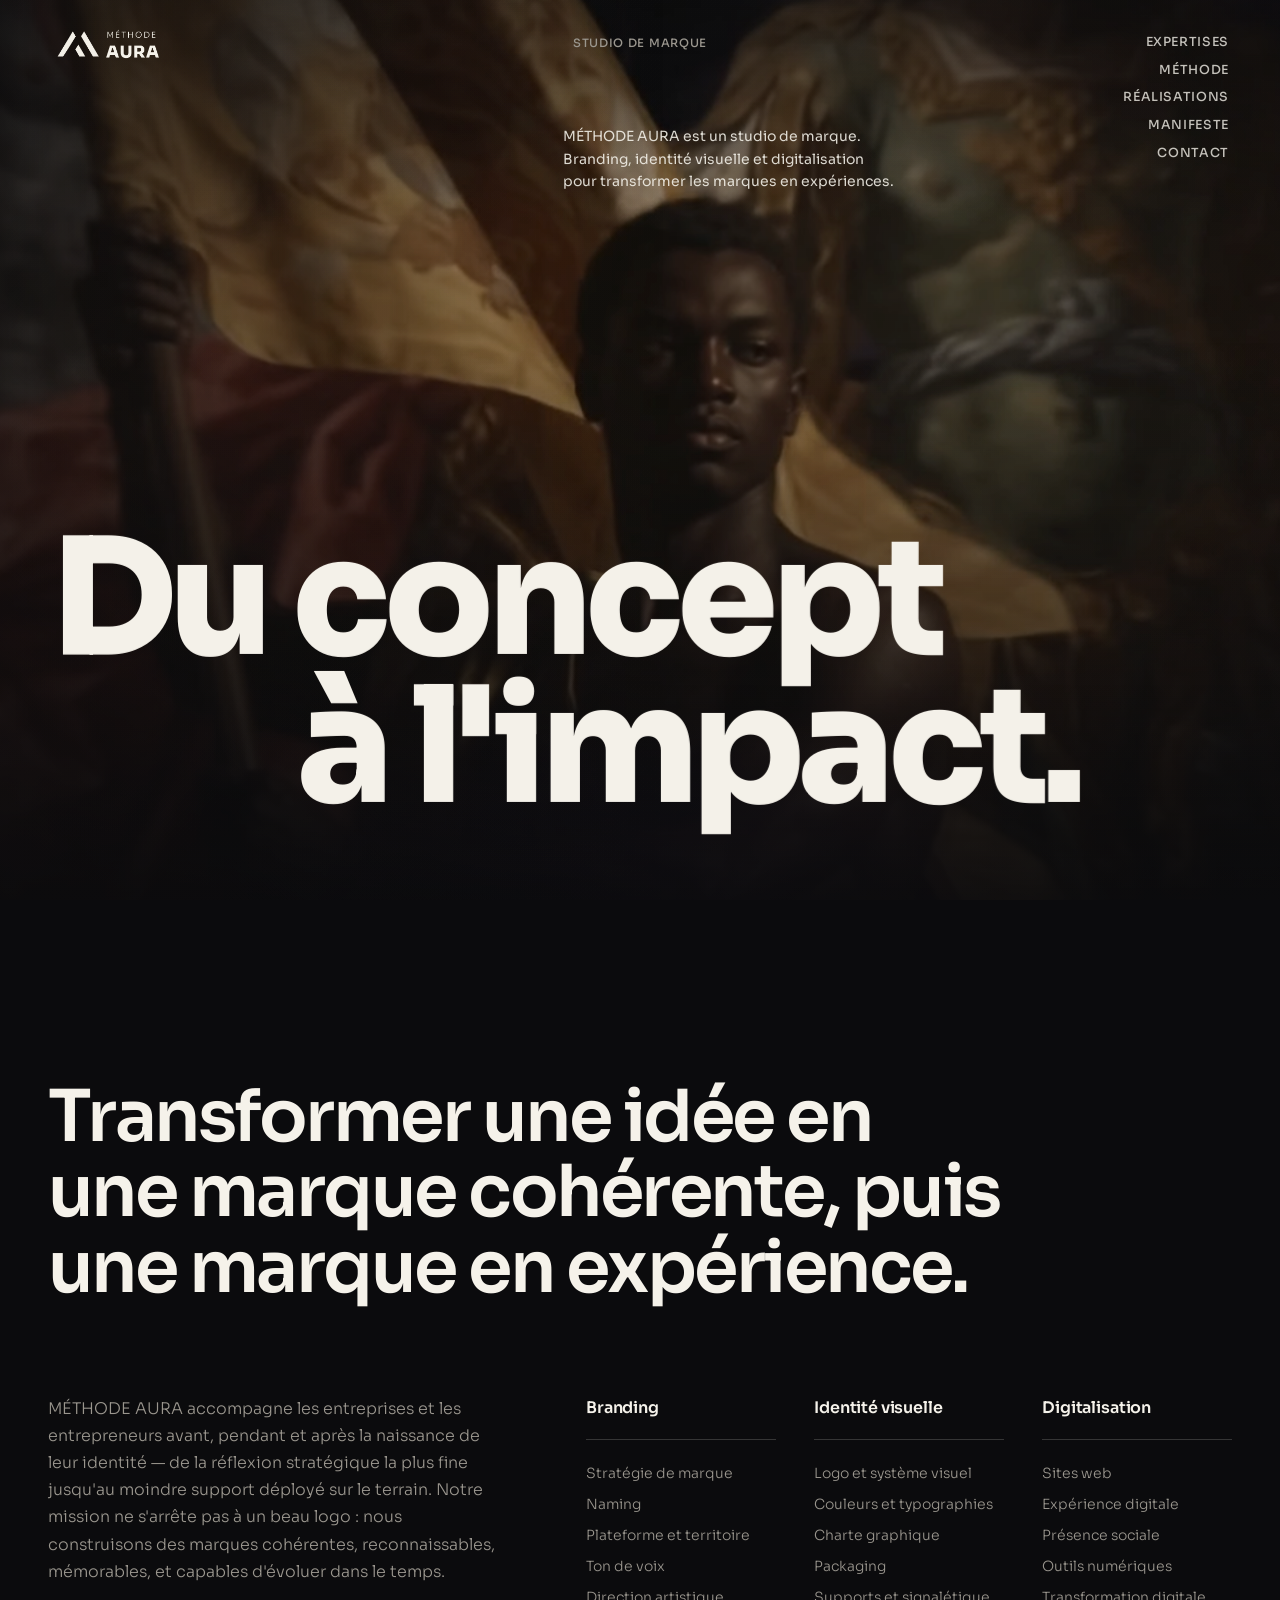
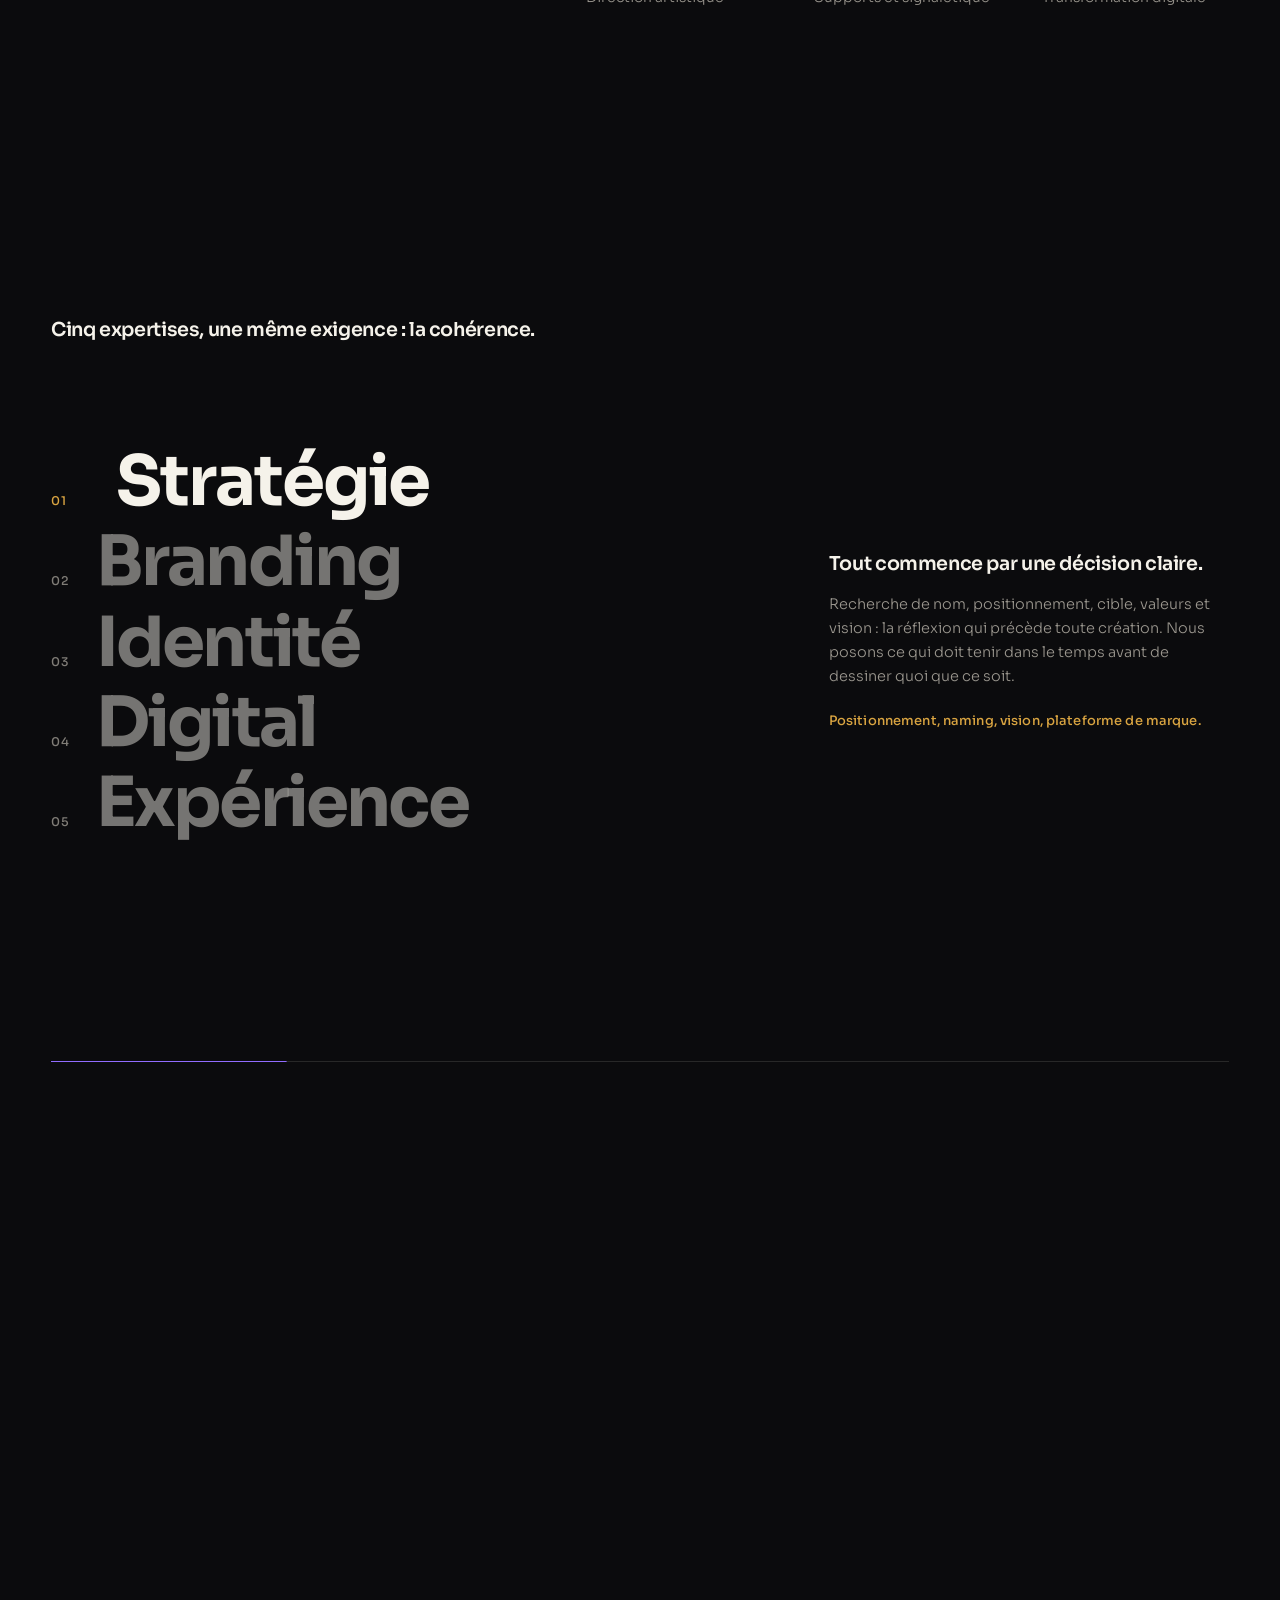
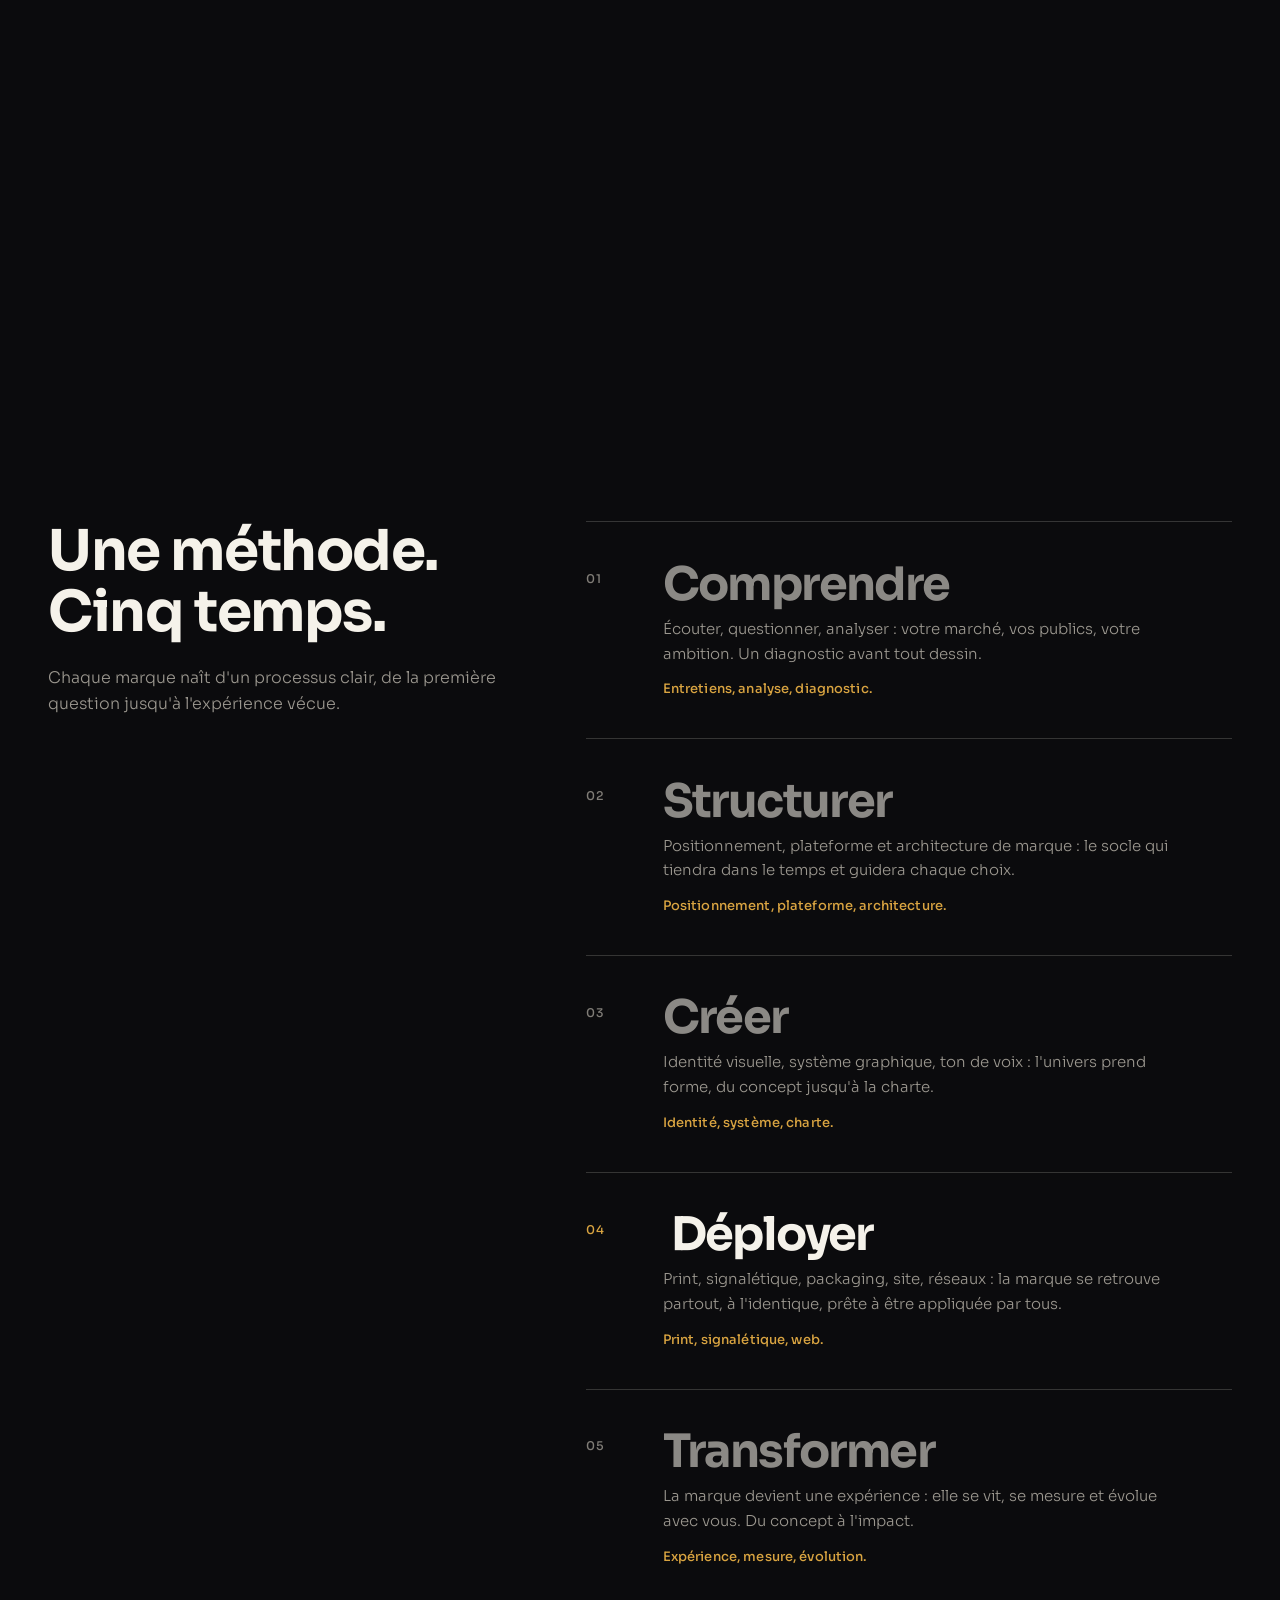
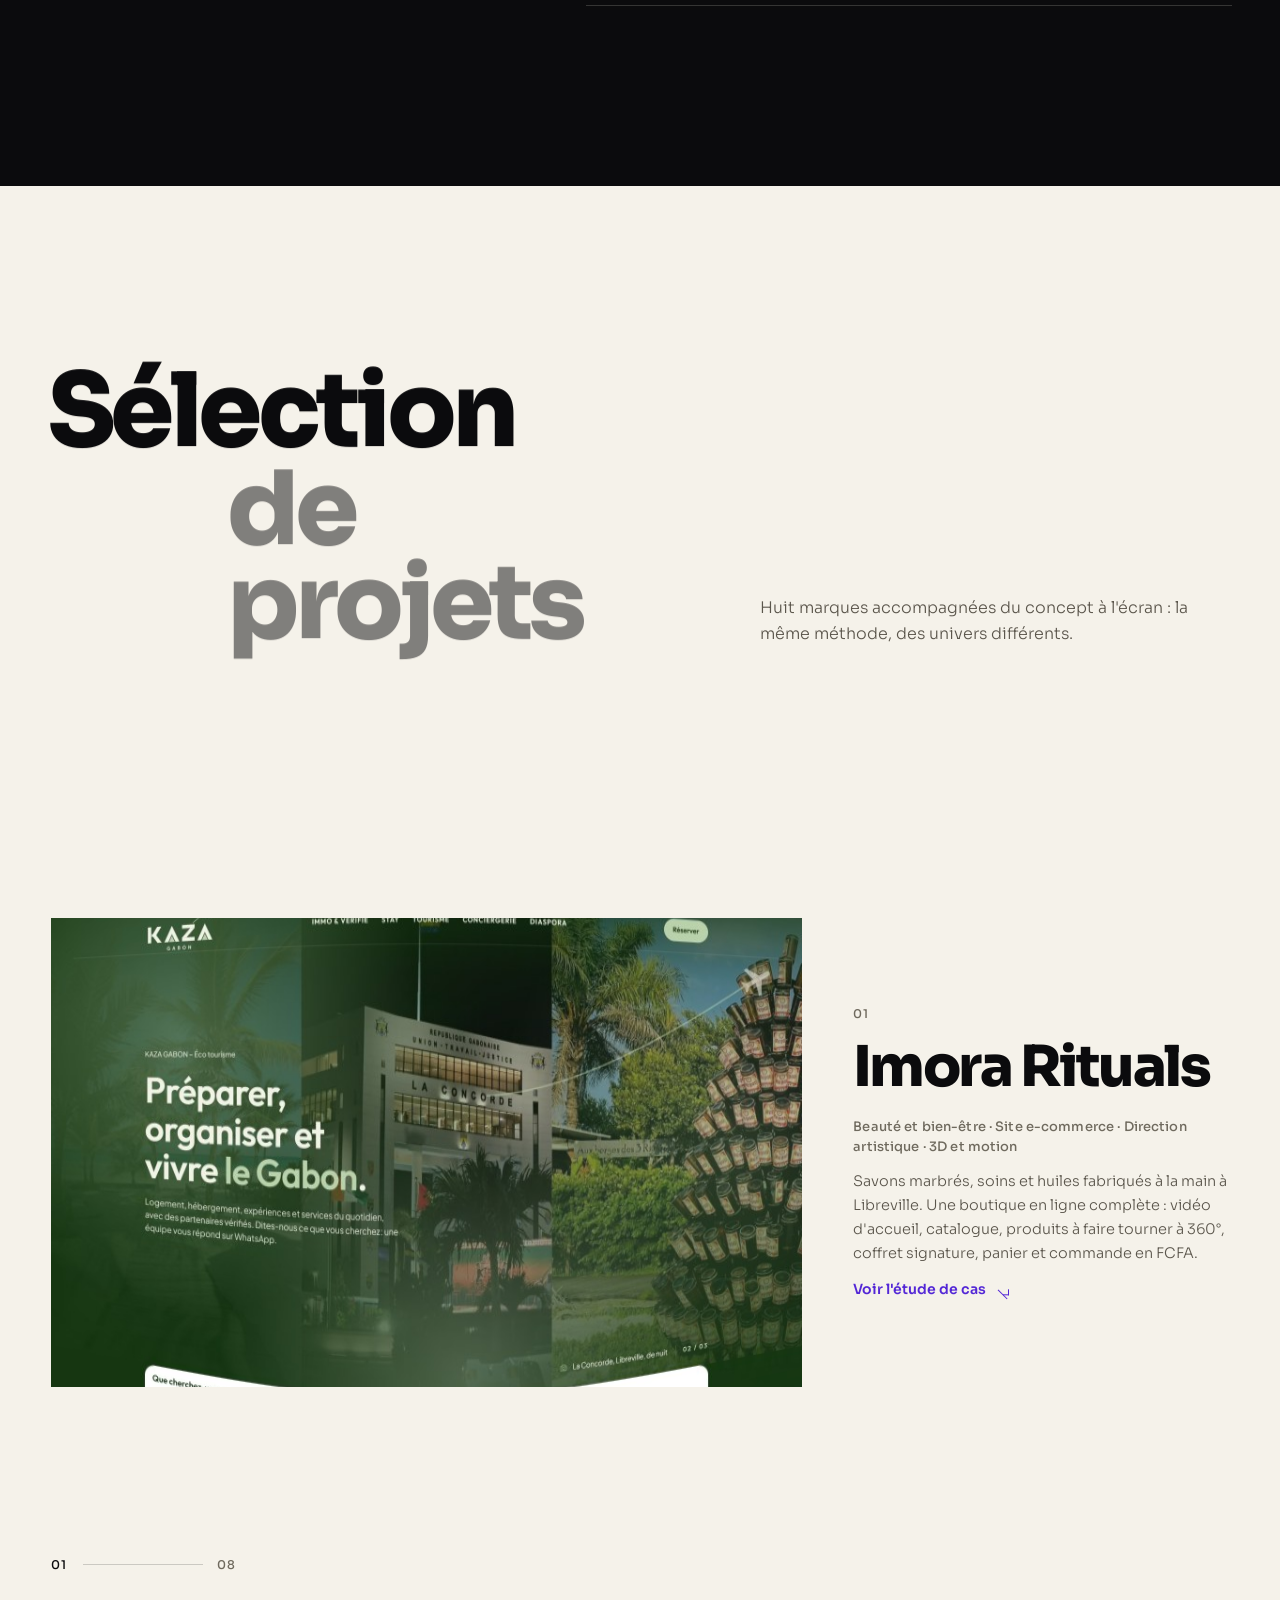
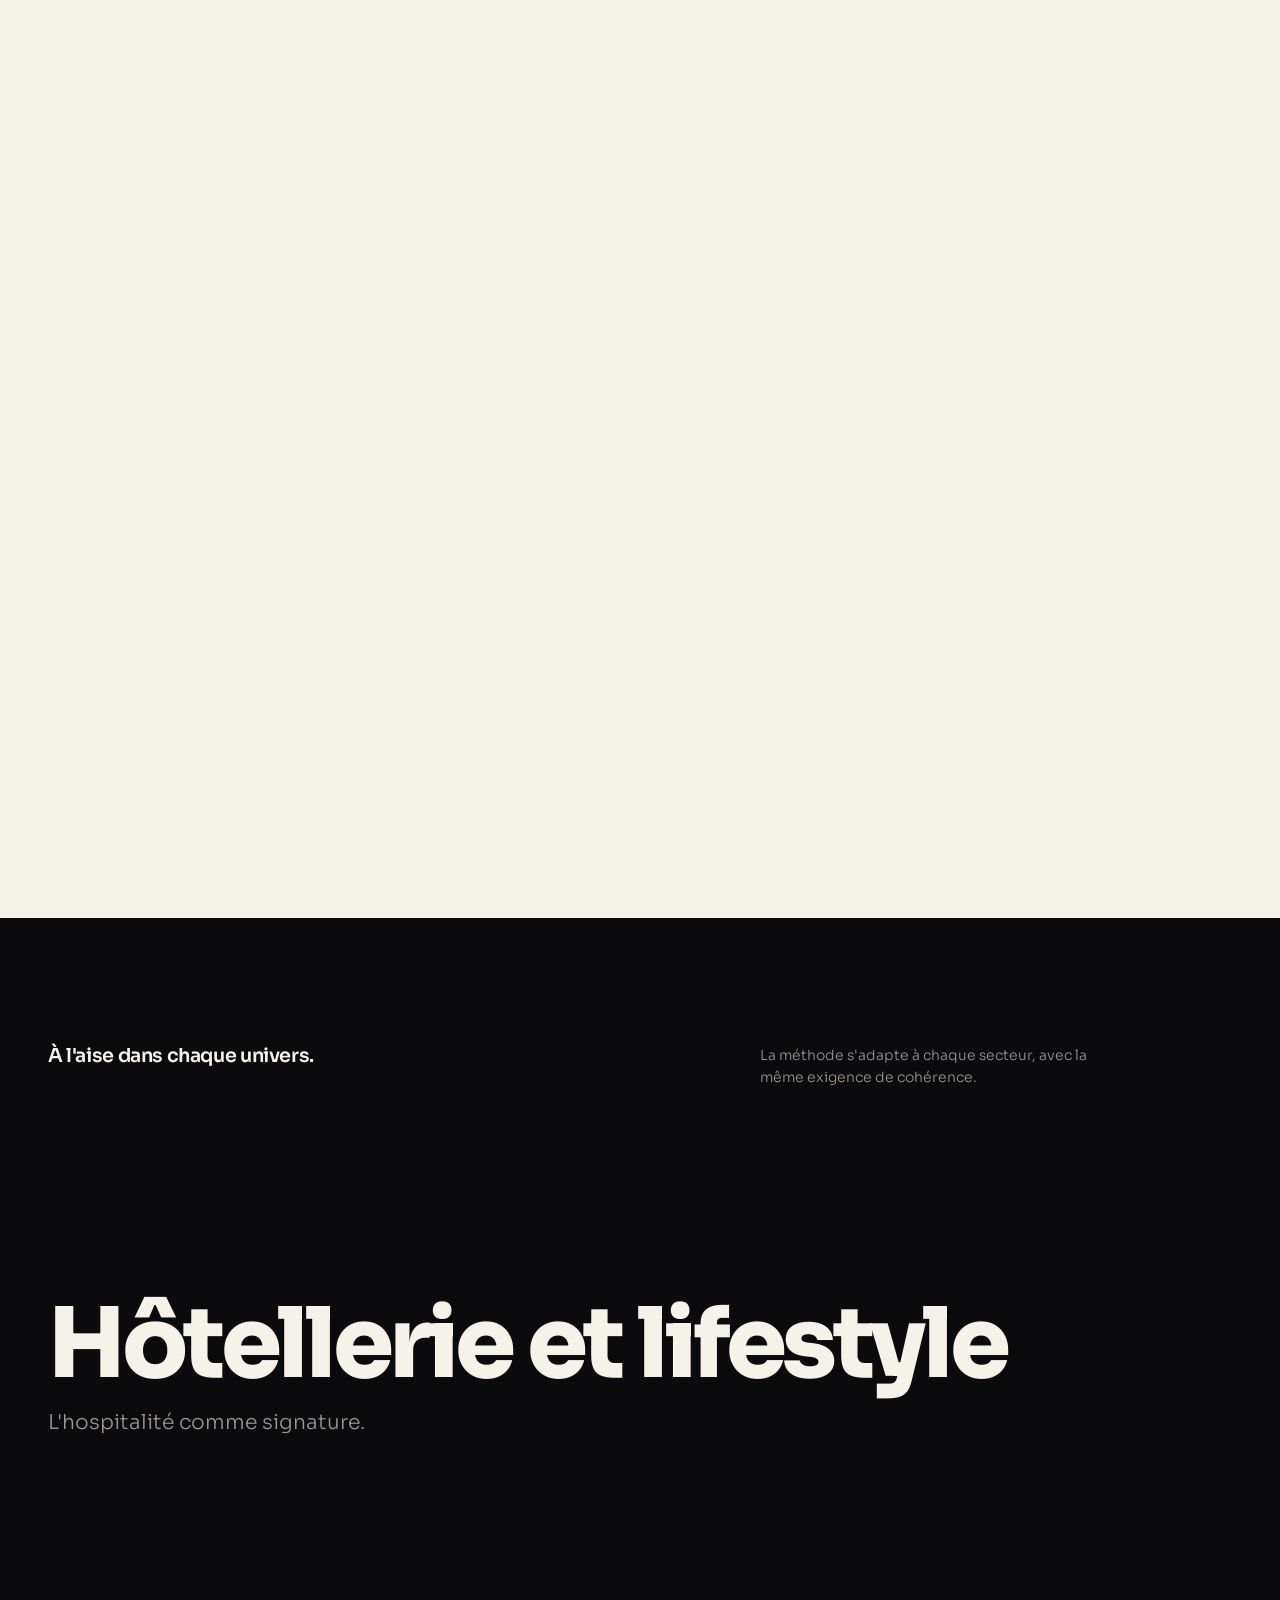
<file: index.html>
<!DOCTYPE html>
<html lang="fr">
<head>
<meta charset="UTF-8">
<meta name="viewport" content="width=device-width, initial-scale=1.0, viewport-fit=cover">
<title>MÉTHODE AURA — Studio de marque · du concept à l'impact</title>
<meta name="description" content="MÉTHODE AURA est un studio de marque. Branding, identité visuelle et digitalisation pour transformer les marques en expériences.">
<meta name="theme-color" content="#0B0B0D">
<link rel="canonical" href="https://methode-aura.onrender.com/">
<meta property="og:type" content="website">
<meta property="og:site_name" content="MÉTHODE AURA">
<meta property="og:title" content="MÉTHODE AURA — Studio de marque · du concept à l'impact">
<meta property="og:description" content="MÉTHODE AURA est un studio de marque. Branding, identité visuelle et digitalisation pour transformer les marques en expériences.">
<meta property="og:url" content="https://methode-aura.onrender.com/">
<meta property="og:image" content="https://methode-aura.onrender.com/assets/fresque-poster.jpg">
<meta property="og:locale" content="fr_FR">
<meta name="twitter:card" content="summary_large_image">
<script type="application/ld+json">{"@context":"https://schema.org","@type":"Organization","name":"MÉTHODE AURA","url":"https://methode-aura.onrender.com/","logo":"https://methode-aura.onrender.com/assets/apple-touch-icon.png","email":"contact@methodeaura.com","slogan":"Du concept à l'impact.","description":"Studio de marque : branding, identité visuelle et digitalisation.","knowsAbout":["Branding","Identité visuelle","Digitalisation"]}</script>
<meta http-equiv="Content-Security-Policy" content="default-src 'self'; script-src 'self'; style-src 'self' 'unsafe-inline'; img-src 'self' data:; font-src 'self' data:; media-src 'self'; connect-src 'self'; object-src 'none'; base-uri 'self'; form-action 'none'; upgrade-insecure-requests">
<meta name="referrer" content="strict-origin-when-cross-origin">
<link rel="icon" href="assets/logomark_white.svg" type="image/svg+xml">
<link rel="icon" href="assets/favicon-32.png" type="image/png" sizes="32x32">
<link rel="apple-touch-icon" href="assets/apple-touch-icon.png">
<link rel="preload" href="assets/fonts/sora-latin.woff2" as="font" type="font/woff2" crossorigin>
<link rel="preload" href="assets/fresque-poster.jpg" as="image">
<link rel="stylesheet" href="css/fonts.css">
<link rel="stylesheet" href="css/tokens.css">
<link rel="stylesheet" href="css/base.css">
<link rel="stylesheet" href="css/components.css">
<link rel="stylesheet" href="css/sections.css">
<link rel="stylesheet" href="css/print.css" media="print">
<script src="js/head.js"></script>
<script defer src="js/vendor/gsap.min.js"></script>
<script defer src="js/vendor/ScrollTrigger.min.js"></script>
<script defer src="js/vendor/lenis.min.js"></script>
<script defer src="js/core.js"></script>
<script defer src="js/app.js"></script>
<script defer src="js/loader.js"></script>
<script defer src="js/liquid.js"></script>
<script defer src="js/marble.js"></script>
<script defer src="js/nav.js"></script>
<script defer src="js/hero.js"></script>
<script defer src="js/services.js"></script>
<script defer src="js/methode.js"></script>
<script defer src="js/works.js"></script>
<script defer src="js/univers.js"></script>
<script defer src="js/manifesto.js"></script>
<script defer src="js/contact.js"></script>
<script defer src="js/boot.js"></script>
</head>
<body>

<svg width="0" height="0" style="position:absolute" aria-hidden="true" focusable="false">
  <defs>
    <!-- Symbole officiel MÉTHODE AURA — tracé vectoriel du kit logo, jamais déformé ni pivoté. -->
    <symbol id="aura-mark" viewBox="0 0 803.685077 491.531334">
      <g transform="translate(-11.314923,502.531334) scale(0.1,-0.1)" fill="currentColor" stroke="none">
        <path class="mark-p1" d="M2964 4857 c-56 -95 -147 -251 -204 -347 -56 -96 -134 -229 -173 -295 -39 -66 -104 -176 -145 -245 -345 -572 -428 -709 -487 -805 -70 -113 -372 -612 -800 -1320 -132 -220 -346 -573 -474 -785 -180 -297 -536 -888 -568 -942 -2 -5 238 -8 534 -7 l538 0 67 102 c293 449 599 924 935 1452 128 201 678 1085 868 1395 76 124 190 308 253 410 64 102 127 205 142 230 15 25 68 112 119 193 80 131 89 151 79 170 -6 12 -56 96 -111 187 -55 91 -121 201 -147 245 -26 44 -91 152 -145 240 -54 88 -115 188 -136 223 -20 35 -39 65 -41 67 -2 2 -49 -73 -104 -168z"/>
        <path class="mark-p2" d="M5206 4913 c-38 -60 -86 -135 -106 -168 -20 -33 -89 -143 -152 -245 -63 -102 -149 -241 -191 -310 -45 -72 -75 -131 -72 -139 3 -8 95 -164 204 -346 180 -301 334 -560 721 -1210 75 -126 170 -286 210 -355 40 -69 116 -199 170 -290 53 -91 134 -230 180 -310 46 -80 111 -192 145 -250 34 -58 80 -136 102 -175 118 -208 475 -814 531 -902 l64 -103 569 0 c313 0 569 4 569 8 0 10 -107 198 -225 397 -46 77 -154 262 -241 410 -86 149 -193 331 -237 405 -141 240 -211 359 -412 705 -109 187 -219 376 -245 420 -244 418 -508 869 -675 1155 -111 190 -245 419 -297 510 -325 564 -525 900 -537 900 -4 0 -38 -48 -75 -107z"/>
        <path class="mark-p3" d="M4099 2337 c-36 -56 -100 -154 -141 -217 -41 -63 -121 -187 -178 -275 -56 -88 -123 -190 -147 -228 -74 -115 -76 -94 22 -268 48 -85 109 -190 135 -234 26 -44 82 -143 125 -220 109 -194 245 -436 334 -592 42 -72 84 -145 93 -162 l17 -31 576 0 c316 0 575 3 575 6 0 8 -114 218 -185 339 -29 50 -78 135 -110 190 -160 277 -465 803 -525 905 -37 63 -109 187 -160 275 -52 88 -139 237 -195 330 -56 94 -116 196 -134 228 -18 31 -33 57 -34 57 -1 0 -32 -46 -68 -103z"/>
      </g>
    </symbol>
  </defs>
</svg>

<a href="#main" class="skip-link">Aller au contenu</a>

<!-- ================= OUVERTURE ================= -->
<!-- Le symbole se trace en lumière et se remplit, le mot-symbole monte dessous (animation CSS,
     démarrée dès l'arrivée des styles). Les scripts prennent la main pour la sortie : la caméra
     traverse le logo pendant que le noir se dissout sur le hero. -->
<div class="loader" id="loader" aria-hidden="true">
  <div class="ident-glow"></div>
  <div class="ident">
    <div class="ident-in">
      <svg class="ident-mark" viewBox="0 0 803.685077 491.531334" aria-hidden="true" focusable="false">
        <defs>
          <linearGradient id="identLight" gradientUnits="userSpaceOnUse" x1="0" y1="0" x2="8200" y2="0">
            <stop offset="0" stop-color="#F5F2EA"/>
            <stop offset="0.42" stop-color="#F5F2EA"/>
            <stop offset="0.5" stop-color="#FFFFFF"/>
            <stop offset="0.58" stop-color="#F5F2EA"/>
            <stop offset="1" stop-color="#F5F2EA"/>
            <animateTransform attributeName="gradientTransform" type="translate" from="-8200 0" to="8200 0" begin="1.35s" dur="1.1s" fill="freeze"/>
          </linearGradient>
        </defs>
        <g transform="translate(-11.314923,502.531334) scale(0.1,-0.1)" fill="url(#identLight)" stroke="#F5F2EA">
          <path class="ip ip-1" pathLength="1" vector-effect="non-scaling-stroke" d="M2964 4857 c-56 -95 -147 -251 -204 -347 -56 -96 -134 -229 -173 -295 -39 -66 -104 -176 -145 -245 -345 -572 -428 -709 -487 -805 -70 -113 -372 -612 -800 -1320 -132 -220 -346 -573 -474 -785 -180 -297 -536 -888 -568 -942 -2 -5 238 -8 534 -7 l538 0 67 102 c293 449 599 924 935 1452 128 201 678 1085 868 1395 76 124 190 308 253 410 64 102 127 205 142 230 15 25 68 112 119 193 80 131 89 151 79 170 -6 12 -56 96 -111 187 -55 91 -121 201 -147 245 -26 44 -91 152 -145 240 -54 88 -115 188 -136 223 -20 35 -39 65 -41 67 -2 2 -49 -73 -104 -168z"/>
          <path class="ip ip-2" pathLength="1" vector-effect="non-scaling-stroke" d="M5206 4913 c-38 -60 -86 -135 -106 -168 -20 -33 -89 -143 -152 -245 -63 -102 -149 -241 -191 -310 -45 -72 -75 -131 -72 -139 3 -8 95 -164 204 -346 180 -301 334 -560 721 -1210 75 -126 170 -286 210 -355 40 -69 116 -199 170 -290 53 -91 134 -230 180 -310 46 -80 111 -192 145 -250 34 -58 80 -136 102 -175 118 -208 475 -814 531 -902 l64 -103 569 0 c313 0 569 4 569 8 0 10 -107 198 -225 397 -46 77 -154 262 -241 410 -86 149 -193 331 -237 405 -141 240 -211 359 -412 705 -109 187 -219 376 -245 420 -244 418 -508 869 -675 1155 -111 190 -245 419 -297 510 -325 564 -525 900 -537 900 -4 0 -38 -48 -75 -107z"/>
          <path class="ip ip-3" pathLength="1" vector-effect="non-scaling-stroke" d="M4099 2337 c-36 -56 -100 -154 -141 -217 -41 -63 -121 -187 -178 -275 -56 -88 -123 -190 -147 -228 -74 -115 -76 -94 22 -268 48 -85 109 -190 135 -234 26 -44 82 -143 125 -220 109 -194 245 -436 334 -592 42 -72 84 -145 93 -162 l17 -31 576 0 c316 0 575 3 575 6 0 8 -114 218 -185 339 -29 50 -78 135 -110 190 -160 277 -465 803 -525 905 -37 63 -109 187 -160 275 -52 88 -139 237 -195 330 -56 94 -116 196 -134 228 -18 31 -33 57 -34 57 -1 0 -32 -46 -68 -103z"/>
        </g>
      </svg>
      <p class="ident-word"><span class="iw iw-1"><i>MÉTHODE</i></span><span class="iw iw-2"><i>AURA</i></span></p>
      <p class="ident-tag"><i>Studio de marque</i></p>
    </div>
  </div>
</div>

<!-- La fresque : vidéo jouée en boucle. Les sources sont posées par js/marble.js : WebM ralenti 1080p
     (boucle intégrée) sur ordinateur, mp4 léger (720p, ralenti et boucle par fondu) sur écran tactile.
     Sur desktop, elle est rendue dans une toile WebGL qui ondule sous le pointeur (js/liquid.js). -->
<div class="marble" id="marble" aria-hidden="true">
  <video class="marble-video" id="marbleVideo" muted playsinline preload="none" loop poster="assets/fresque-poster.jpg" data-webm="assets/fresque-1080-v2.webm" data-mp4="assets/fresque.mp4"></video>
  <video class="marble-video marble-video-b" id="marbleVideoB" muted playsinline preload="none" src="assets/fresque.mp4"></video>
  <div class="marble-shade"></div>
</div>

<!-- ================= NAVIGATION ================= -->
<header class="nav" id="nav">
  <a href="#top" class="nav-logo" aria-label="MÉTHODE AURA — Accueil">
    <img src="assets/lockup_horizontal_white.png" alt="MÉTHODE AURA" width="803" height="240">
  </a>
  <p class="nav-tag">Studio de marque</p>
  <nav class="nav-list" aria-label="Navigation principale">
    <a href="#expertises" data-nav="expertises">Expertises</a>
    <a href="#methode" data-nav="methode">Méthode</a>
    <a href="#realisations" data-nav="realisations">Réalisations</a>
    <a href="#manifeste" data-nav="manifeste">Manifeste</a>
    <a href="#contact" data-nav="contact">Contact</a>
  </nav>
  <button class="nav-toggle" aria-label="Ouvrir le menu" aria-expanded="false" aria-controls="mobileMenu" id="navToggle">
    <span></span><span></span>
  </button>
</header>

<div class="mobile-menu" id="mobileMenu" aria-hidden="true">
  <button class="mobile-close" aria-label="Fermer le menu" id="mobileClose"><span></span><span></span></button>
  <nav class="mobile-links" aria-label="Menu mobile">
    <a href="#expertises" style="--i:0">Expertises</a>
    <a href="#methode" style="--i:1">Méthode</a>
    <a href="#realisations" style="--i:2">Réalisations</a>
    <a href="#manifeste" style="--i:3">Manifeste</a>
    <a href="#contact" style="--i:4">Contact</a>
  </nav>
  <div class="mobile-foot" style="--i:5">
    <a href="mailto:contact@methodeaura.com" class="link-line">contact@methodeaura.com</a>
    <p>Du concept à l'impact.</p>
  </div>
</div>

<main id="main">

  <!-- ================= HERO ================= -->
  <section class="hero" id="top">
    <p class="hero-intro" data-anim="lines" data-anim-delay="0.9">
      <span class="line"><i>MÉTHODE AURA est un studio de marque.</i></span>
      <span class="line"><i>Branding, identité visuelle et digitalisation</i></span>
      <span class="line"><i>pour transformer les marques en expériences.</i></span>
    </p>
    <h1 class="hero-title" id="heroTitle" aria-label="Du concept à l'impact.">
      <span class="ht-line ht-1"><i>Du concept</i></span>
      <span class="ht-line ht-2"><i>à l'impact.</i></span>
    </h1>
  </section>


  <!-- ================= LE STUDIO ================= -->
  <section class="s s-studio" id="studio">
    <div class="container">
      <div class="studio-head">
        <h2 class="studio-title" data-anim="words">Transformer une idée en une marque cohérente, puis une marque en expérience.</h2>
      </div>
      <div class="studio-grid">
        <p class="studio-lead" data-anim="up">MÉTHODE AURA accompagne les entreprises et les entrepreneurs avant, pendant et après la naissance de leur identité — de la réflexion stratégique la plus fine jusqu'au moindre support déployé sur le terrain. Notre mission ne s'arrête pas à un beau logo : nous construisons des marques cohérentes, reconnaissables, mémorables, et capables d'évoluer dans le temps.</p>
        <div class="studio-cols">
          <div class="studio-col" data-anim="up" data-anim-delay="0.05">
            <h3>Branding</h3>
            <ul><li>Stratégie de marque</li><li>Naming</li><li>Plateforme et territoire</li><li>Ton de voix</li><li>Direction artistique</li></ul>
          </div>
          <div class="studio-col" data-anim="up" data-anim-delay="0.15">
            <h3>Identité visuelle</h3>
            <ul><li>Logo et système visuel</li><li>Couleurs et typographies</li><li>Charte graphique</li><li>Packaging</li><li>Supports et signalétique</li></ul>
          </div>
          <div class="studio-col" data-anim="up" data-anim-delay="0.25">
            <h3>Digitalisation</h3>
            <ul><li>Sites web</li><li>Expérience digitale</li><li>Présence sociale</li><li>Outils numériques</li><li>Transformation digitale</li></ul>
          </div>
        </div>
      </div>
    </div>
  </section>

  <!-- ================= EXPERTISES (épinglé) ================= -->
  <!-- Le défilement fait avancer le champ actif : le titre s'allume, le texte change. Rien d'autre ne bouge. -->
  <section class="s s-services" id="expertises">
    <div class="services-stage" id="servicesStage">
      <div class="services-head">
        <h2 class="services-title" data-anim="up">Cinq expertises, une même exigence : la cohérence.</h2>
      </div>
      <ol class="services-list" id="svcList">
        <li class="svc is-active" data-index="0"><a href="#expertises"><small>01</small><span class="svc-title"><i>Stratégie</i></span></a></li>
        <li class="svc" data-index="1"><a href="#expertises"><small>02</small><span class="svc-title"><i>Branding</i></span></a></li>
        <li class="svc" data-index="2"><a href="#expertises"><small>03</small><span class="svc-title"><i>Identité</i></span></a></li>
        <li class="svc" data-index="3"><a href="#expertises"><small>04</small><span class="svc-title"><i>Digital</i></span></a></li>
        <li class="svc" data-index="4"><a href="#expertises"><small>05</small><span class="svc-title"><i>Expérience</i></span></a></li>
      </ol>
      <div class="services-panels" id="svcPanels">
        <article class="svc-panel is-active" data-index="0">
          <div class="svc-panel-in">
            <p class="svc-claim">Tout commence par une décision claire.</p>
            <p class="svc-desc">Recherche de nom, positionnement, cible, valeurs et vision : la réflexion qui précède toute création. Nous posons ce qui doit tenir dans le temps avant de dessiner quoi que ce soit.</p>
            <p class="svc-tags">Positionnement, naming, vision, plateforme de marque.</p>
          </div>
        </article>
        <article class="svc-panel" data-index="1">
          <div class="svc-panel-in">
            <p class="svc-claim">Une marque, c'est une architecture.</p>
            <p class="svc-desc">Territoire, promesse, ton de voix et direction artistique : nous structurons la marque pour qu'elle reste reconnaissable à chaque point de contact, et pour que chacun puisse l'appliquer.</p>
            <p class="svc-tags">Territoire, promesse, ton de voix, direction artistique.</p>
          </div>
        </article>
        <article class="svc-panel" data-index="2">
          <div class="svc-panel-in">
            <p class="svc-claim">Ce que l'on voit, et ce que l'on retient.</p>
            <p class="svc-desc">Logo, déclinaisons, couleurs, typographies et charte graphique : l'univers visuel complet de la marque, du concept à la charte, jusqu'au packaging et à la signalétique.</p>
            <p class="svc-tags">Logo, charte graphique, packaging, signalétique.</p>
          </div>
        </article>
        <article class="svc-panel" data-index="3">
          <div class="svc-panel-in">
            <p class="svc-claim">La marque, partout où elle se vit.</p>
            <p class="svc-desc">Sites internet, expérience digitale, réseaux sociaux et outils numériques pensés pour accompagner la croissance, avec la même cohérence que sur le terrain.</p>
            <p class="svc-tags">Site web, expérience digitale, réseaux sociaux, outils numériques.</p>
          </div>
        </article>
        <article class="svc-panel" data-index="4">
          <div class="svc-panel-in">
            <p class="svc-claim">Une marque ne se contente pas d'être vue. Elle doit être ressentie.</p>
            <p class="svc-desc">Motion, contenus, activations : chaque point de contact devient un moment de marque. Nous faisons vivre l'identité dans le temps, et nous la faisons évoluer avec vous.</p>
            <p class="svc-tags">Motion design, contenus, activation, suivi de marque.</p>
          </div>
        </article>
      </div>
      <div class="services-progress" id="svcProgress" aria-hidden="true"><i></i></div>
    </div>
  </section>

  <!-- ================= LA MÉTHODE ================= -->
  <!-- Cinq temps, lus comme un sommaire : le numéro, le verbe, la phrase. La colonne de gauche reste en place pendant la lecture. -->
  <section class="s s-methode" id="methode">
    <div class="container methode-grid">
      <div class="methode-head">
        <h2 class="s-title" data-anim="words">Une méthode. Cinq temps.</h2>
        <p class="s-lead" data-anim="up">Chaque marque naît d'un processus clair, de la première question jusqu'à l'expérience vécue.</p>
      </div>
      <ol class="methode-list" id="methodeTrack">
        <li class="step" data-step="1">
          <span class="step-num">01</span>
          <h3 class="step-title">Comprendre</h3>
          <div class="step-body">
            <p class="step-text">Écouter, questionner, analyser : votre marché, vos publics, votre ambition. Un diagnostic avant tout dessin.</p>
            <p class="step-tags">Entretiens, analyse, diagnostic.</p>
          </div>
        </li>
        <li class="step" data-step="2">
          <span class="step-num">02</span>
          <h3 class="step-title">Structurer</h3>
          <div class="step-body">
            <p class="step-text">Positionnement, plateforme et architecture de marque : le socle qui tiendra dans le temps et guidera chaque choix.</p>
            <p class="step-tags">Positionnement, plateforme, architecture.</p>
          </div>
        </li>
        <li class="step" data-step="3">
          <span class="step-num">03</span>
          <h3 class="step-title">Créer</h3>
          <div class="step-body">
            <p class="step-text">Identité visuelle, système graphique, ton de voix : l'univers prend forme, du concept jusqu'à la charte.</p>
            <p class="step-tags">Identité, système, charte.</p>
          </div>
        </li>
        <li class="step" data-step="4">
          <span class="step-num">04</span>
          <h3 class="step-title">Déployer</h3>
          <div class="step-body">
            <p class="step-text">Print, signalétique, packaging, site, réseaux : la marque se retrouve partout, à l'identique, prête à être appliquée par tous.</p>
            <p class="step-tags">Print, signalétique, web.</p>
          </div>
        </li>
        <li class="step step-last" data-step="5">
          <span class="step-num">05</span>
          <h3 class="step-title">Transformer</h3>
          <div class="step-body">
            <p class="step-text">La marque devient une expérience : elle se vit, se mesure et évolue avec vous. Du concept à l'impact.</p>
            <p class="step-tags">Expérience, mesure, évolution.</p>
          </div>
        </li>
      </ol>
    </div>
  </section>

  <!-- ================= RÉALISATIONS ================= -->
  <!-- Une feuille Ivoire : chaque projet est un visuel pleine largeur en format écran, puis une ligne éditoriale (index, titre, contexte). -->
  <section class="s s-light s-works" id="realisations">
    <div class="container">
      <div class="works-head">
        <h2 class="works-title" aria-label="Sélection de projets">
          <span class="wt-line" data-anim="lines"><span class="line"><i>Sélection</i></span></span>
          <span class="wt-line wt-2" data-anim="lines" data-anim-delay="0.12"><span class="line"><i>de projets</i></span></span>
        </h2>
        <p class="works-lead" data-anim="up">Huit marques accompagnées du concept à l'écran : la même méthode, des univers différents.</p>
      </div>
    </div>

    <!-- Sur ordinateur, la scène est épinglée : le défilement fait passer d'un projet au suivant, le visuel
         se transforme dans le cadre (toile WebGL, js/works.js) et le texte change. Sur téléphone et
         tablette, les projets se lisent à la suite, chacun révélé en entrant à l'écran. -->
    <div class="works-stage" id="worksStage">
      <div class="works-frame" id="worksFrame" aria-hidden="true"></div>
      <div class="works-list container" id="worksList">

      <!-- Projet livré : Imora Rituals -->
      <article class="work" id="workCard">
        <a href="#caseStudy" class="work-link" id="workOpen" data-no-scroll aria-haspopup="dialog" aria-controls="caseStudy">
          <span class="work-media" id="workMedia">
            <video class="work-video" id="workVideo" muted playsinline loop preload="metadata" poster="assets/univers/imora-rituals/desktop-accueil.jpg" aria-label="Navigation sur le site Imora Rituals">
              <source src="assets/univers/imora-rituals/navigation-desktop.webm" type="video/webm">
            </video>
          </span>
          <span class="work-row">
            <span class="work-index">01</span>
            <span class="work-title"><span class="line"><i>Imora Rituals</i></span></span>
            <span class="work-side">
              <span class="work-meta">Beauté et bien-être · Site e-commerce · Direction artistique · 3D et motion</span>
              <span class="work-desc">Savons marbrés, soins et huiles fabriqués à la main à Libreville. Une boutique en ligne complète : vidéo d'accueil, catalogue, produits à faire tourner à 360°, coffret signature, panier et commande en FCFA.</span>
              <span class="work-cta">Voir l'étude de cas <span class="arrow-se" aria-hidden="true"></span></span>
            </span>
          </span>
        </a>
      </article>

      <!-- Sites conçus et réalisés par le studio -->
      <article class="work work--site">
        <a href="https://linko-s3ve.onrender.com/" class="work-link" target="_blank" rel="noopener">
          <span class="work-media">
            <img src="assets/univers/linko/accueil-1600.jpg" data-sm="assets/univers/linko/accueil-800.jpg" data-full="assets/univers/linko/accueil-1600.jpg" data-hd="assets/univers/linko/accueil-2560.webp" srcset="assets/univers/linko/accueil-800.jpg 800w, assets/univers/linko/accueil-1600.jpg 1600w, assets/univers/linko/accueil-2560.webp 2560w" sizes="(min-width: 1280px) 1184px, calc(100vw - 40px)" alt="Page d'accueil du site LINKO" width="1600" height="1000" loading="lazy" decoding="async">
          </span>
          <span class="work-row">
            <span class="work-index">02</span>
            <span class="work-title"><span class="line"><i>LINKO</i></span></span>
            <span class="work-side">
              <span class="work-meta">Services · Plateforme web · Identité · Expérience digitale</span>
              <span class="work-desc">Un besoin, la bonne compétence : LINKO met en relation les particuliers, les entreprises et les professionnels qualifiés au Gabon. Une identité vert signal sur papier, des titres en bas de casse et une recherche qui tient en une phrase.</span>
              <span class="work-cta">Voir le site <span class="arrow-ne" aria-hidden="true"></span></span>
            </span>
          </span>
        </a>
      </article>

      <article class="work work--site">
        <a href="https://locagab.onrender.com/" class="work-link" target="_blank" rel="noopener">
          <span class="work-media">
            <img src="assets/univers/locagab/accueil-1600.jpg" data-sm="assets/univers/locagab/accueil-800.jpg" data-full="assets/univers/locagab/accueil-1600.jpg" data-hd="assets/univers/locagab/accueil-2560.webp" srcset="assets/univers/locagab/accueil-800.jpg 800w, assets/univers/locagab/accueil-1600.jpg 1600w, assets/univers/locagab/accueil-2560.webp 2560w" sizes="(min-width: 1280px) 1184px, calc(100vw - 40px)" alt="Page d'accueil du site LOCAGAB" width="1600" height="1000" loading="lazy" decoding="async">
          </span>
          <span class="work-row">
            <span class="work-index">03</span>
            <span class="work-title"><span class="line"><i>LOCAGAB</i></span></span>
            <span class="work-side">
              <span class="work-meta">Immobilier · Site vitrine · Charte graphique · Film</span>
              <span class="work-desc">L'application immobilière du Gabon : annonces vérifiées, carte interactive, contact direct avec les propriétaires et les agences. Un site vitrine, une charte graphique et un film de trente secondes pour accompagner le lancement.</span>
              <span class="work-cta">Voir le site <span class="arrow-ne" aria-hidden="true"></span></span>
            </span>
          </span>
        </a>
      </article>

      <article class="work work--site">
        <a href="https://paven.onrender.com/" class="work-link" target="_blank" rel="noopener">
          <span class="work-media">
            <img src="assets/univers/paven/accueil-1600.jpg" data-sm="assets/univers/paven/accueil-800.jpg" data-full="assets/univers/paven/accueil-1600.jpg" data-hd="assets/univers/paven/accueil-2560.webp" srcset="assets/univers/paven/accueil-800.jpg 800w, assets/univers/paven/accueil-1600.jpg 1600w, assets/univers/paven/accueil-2560.webp 2560w" sizes="(min-width: 1280px) 1184px, calc(100vw - 40px)" alt="Page d'accueil du site PAVEN" width="1600" height="1000" loading="lazy" decoding="async">
          </span>
          <span class="work-row">
            <span class="work-index">04</span>
            <span class="work-title"><span class="line"><i>PAVEN</i></span></span>
            <span class="work-side">
              <span class="work-meta">B2B · Plateforme panafricaine · Identité · Motion design</span>
              <span class="work-desc">Une infrastructure de mise en relation entre entreprises africaines : compatibilités expliquées critère par critère, expansion vers de nouveaux marchés, espaces de négociation. Identité, page d'accueil, treize écrans produit et film de présentation.</span>
              <span class="work-cta">Voir le site <span class="arrow-ne" aria-hidden="true"></span></span>
            </span>
          </span>
        </a>
      </article>

      <article class="work work--site">
        <a href="https://pnuts.onrender.com/" class="work-link" target="_blank" rel="noopener">
          <span class="work-media">
            <img src="assets/univers/pnuts/accueil-1600.jpg" data-sm="assets/univers/pnuts/accueil-800.jpg" data-full="assets/univers/pnuts/accueil-1600.jpg" data-hd="assets/univers/pnuts/accueil-2560.webp" srcset="assets/univers/pnuts/accueil-800.jpg 800w, assets/univers/pnuts/accueil-1600.jpg 1600w, assets/univers/pnuts/accueil-2560.webp 2560w" sizes="(min-width: 1280px) 1184px, calc(100vw - 40px)" alt="Page d'accueil du site P’NUTS" width="1600" height="1000" loading="lazy" decoding="async">
          </span>
          <span class="work-row">
            <span class="work-index">05</span>
            <span class="work-title"><span class="line"><i>P’NUTS</i></span></span>
            <span class="work-side">
              <span class="work-meta">Agroalimentaire · Snack · Site de lancement · Motion design</span>
              <span class="work-desc">Des cacahuètes sucrées en trois saveurs, lancées au Gabon avec une attitude. Quatre couleurs, une typographie géante, des champs de couleur cousus en biais et les vrais sachets au centre : un site bilingue avec un labo des saveurs interactif, prêt pour la distribution.</span>
              <span class="work-cta">Voir le site <span class="arrow-ne" aria-hidden="true"></span></span>
            </span>
          </span>
        </a>
      </article>

      <article class="work work--site">
        <a href="https://batireel.onrender.com/" class="work-link" target="_blank" rel="noopener">
          <span class="work-media">
            <img src="assets/univers/batireel/accueil-1600.jpg" data-sm="assets/univers/batireel/accueil-800.jpg" data-full="assets/univers/batireel/accueil-1600.jpg" data-hd="assets/univers/batireel/accueil-2560.webp" srcset="assets/univers/batireel/accueil-800.jpg 800w, assets/univers/batireel/accueil-1600.jpg 1600w, assets/univers/batireel/accueil-2560.webp 2560w" sizes="(min-width: 1280px) 1184px, calc(100vw - 40px)" alt="Page d'accueil du site BATIRÉEL" width="1600" height="1000" loading="lazy" decoding="async">
          </span>
          <span class="work-row">
            <span class="work-index">06</span>
            <span class="work-title"><span class="line"><i>BATIRÉEL</i></span></span>
            <span class="work-side">
              <span class="work-meta">BTP · Plateforme · Identité · 3D temps réel · Film</span>
              <span class="work-desc">« Le chantier. Sans zone grise. » Une plateforme gabonaise pour comparer les devis, choisir les bons professionnels et suivre l’avancement des travaux. Direction artistique matière et structure, villa qui se construit en 3D dans le hero, Passeport Chantier et comparateur de devis démontrés, film narratif de présentation.</span>
              <span class="work-cta">Voir le site <span class="arrow-ne" aria-hidden="true"></span></span>
            </span>
          </span>
        </a>
      </article>

      <article class="work work--site">
        <a href="https://break-and-create.onrender.com/" class="work-link" target="_blank" rel="noopener">
          <span class="work-media">
            <img src="assets/univers/break-and-create/accueil-1600.jpg" data-sm="assets/univers/break-and-create/accueil-800.jpg" data-full="assets/univers/break-and-create/accueil-1600.jpg" data-hd="assets/univers/break-and-create/accueil-2560.webp" srcset="assets/univers/break-and-create/accueil-800.jpg 800w, assets/univers/break-and-create/accueil-1600.jpg 1600w, assets/univers/break-and-create/accueil-2560.webp 2560w" sizes="(min-width: 1280px) 1184px, calc(100vw - 40px)" alt="Page d'accueil du site BREAK &amp; CREATE" width="1600" height="1000" loading="lazy" decoding="async">
          </span>
          <span class="work-row">
            <span class="work-index">07</span>
            <span class="work-title"><span class="line"><i>BREAK &amp; CREATE</i></span></span>
            <span class="work-side">
              <span class="work-meta">Lieu d’expériences · Identité · Charte graphique · Site expérientiel</span>
              <span class="work-desc">Paint Room et Release Room à Akanda : on peint, on casse, on respire. Deux couleurs seulement, un mot-symbole fracturé par une coupe diagonale, un système de fragments qui se recomposent. Charte graphique de quarante planches, logos et site d’une page qui raconte l’expérience de Break à Create.</span>
              <span class="work-cta">Voir le site <span class="arrow-ne" aria-hidden="true"></span></span>
            </span>
          </span>
        </a>
      </article>

      <article class="work work--site">
        <a href="https://kaza-gabon.onrender.com/" class="work-link" target="_blank" rel="noopener">
          <span class="work-media">
            <img src="assets/univers/kaza/accueil-1600.jpg" data-sm="assets/univers/kaza/accueil-800.jpg" data-full="assets/univers/kaza/accueil-1600.jpg" data-hd="assets/univers/kaza/accueil-2560.webp" srcset="assets/univers/kaza/accueil-800.jpg 800w, assets/univers/kaza/accueil-1600.jpg 1600w, assets/univers/kaza/accueil-2560.webp 2560w" sizes="(min-width: 1280px) 1184px, calc(100vw - 40px)" alt="Page d'accueil du site KAZA GABON" width="1600" height="1000" loading="lazy" decoding="async">
          </span>
          <span class="work-row">
            <span class="work-index">08</span>
            <span class="work-title"><span class="line"><i>KAZA GABON</i></span></span>
            <span class="work-side">
              <span class="work-meta">Éco-tourisme · Plateforme · Charte graphique · Site vitrine</span>
              <span class="work-desc">Préparer, organiser et vivre le Gabon : immobilier vérifié, séjours, tourisme, conciergerie et diaspora réunis sur une même plateforme. Charte graphique de trente-deux planches, logo redessiné en vectoriel et vitrine responsive de l'application, où chaque demande part sur WhatsApp.</span>
              <span class="work-cta">Voir le site <span class="arrow-ne" aria-hidden="true"></span></span>
            </span>
          </span>
        </a>
      </article>
      </div>
      <p class="works-counter" aria-hidden="true"><span class="wc-num" id="worksNum">01</span><i class="wc-line"></i><span class="wc-total">08</span></p>
    </div>
  </section>

  <!-- ================= UNIVERS ================= -->
  <!-- Scène épinglée (js/univers.js) : chaque univers se brise en éclats qui se recomposent en le suivant,
       au rythme du défilement. La liste ci-dessous reste la source (lecteurs d'écran, mouvement réduit, sans scripts). -->
  <section class="s s-univers" id="univers">
    <div class="univers-stage" id="universStage">
    <div class="container univers-inner">
      <div class="univers-head">
        <h2 class="s-title" data-anim="words">À l'aise dans chaque univers.</h2>
        <p class="s-lead" data-anim="up">La méthode s'adapte à chaque secteur, avec la même exigence de cohérence.</p>
      </div>
      <div class="univers-field" id="universField" aria-hidden="true"></div>
      <ul class="univers-list">
        <li class="uni" data-anim="up"><span class="uni-name">Hôtellerie et lifestyle</span><span class="uni-tag">L'hospitalité comme signature.</span></li>
        <li class="uni" data-anim="up"><span class="uni-name">Tech et SaaS</span><span class="uni-tag">La clarté est un avantage concurrentiel.</span></li>
        <li class="uni" data-anim="up"><span class="uni-name">Beauté et bien-être</span><span class="uni-tag">La matière, la lumière, le soin du détail.</span></li>
        <li class="uni" data-anim="up"><span class="uni-name">Food et boisson</span><span class="uni-tag">Le goût se voit avant de se goûter.</span></li>
        <li class="uni" data-anim="up"><span class="uni-name">Mode et retail</span><span class="uni-tag">Une marque que l'on porte.</span></li>
        <li class="uni" data-anim="up"><span class="uni-name">Finance et conseil</span><span class="uni-tag">La confiance se construit au premier regard.</span></li>
      </ul>
    </div>
    </div>
  </section>

  <!-- ================= MANIFESTE ================= -->
  <section class="s s-light s-manifesto" id="manifeste">
    <div class="manifesto-sheet" id="manifestoSheet">
      <div class="container">
        <div class="manifesto" id="manifesto">
          <p class="m-line"><i>Une marque ne se résume pas à un logo.</i></p>
          <p class="m-line"><i>Elle se <em>construit.</em></i></p>
          <p class="m-line"><i>Elle se <em>structure.</em></i></p>
          <p class="m-line"><i>Elle se <em>ressent.</em></i></p>
          <p class="m-line"><i>Elle <em>évolue.</em></i></p>
          <p class="m-line m-last"><i>Elle devient une <em>expérience.</em></i></p>
        </div>
      </div>
    </div>
  </section>

  <!-- ================= CONTACT ================= -->
  <section class="s s-contact" id="contact">
    <div class="container contact-inner">
      <h2 class="contact-title" aria-label="Construisons ensemble une marque qui marque.">
        <span class="ct-line" data-anim="lines"><span class="line"><i>Construisons ensemble</i></span></span>
        <span class="ct-line ct-2" data-anim="lines" data-anim-delay="0.14"><span class="line"><i>une marque qui marque.</i></span></span>
      </h2>
      <p class="contact-lead" data-anim="up">Parlons de votre projet — stratégie, identité, digital, ou les trois.</p>
      <div class="contact-actions" data-anim="up" data-anim-delay="0.1">
        <a href="mailto:contact@methodeaura.com" class="contact-mail"><span class="contact-mail-text">contact@methodeaura.com</span><svg class="contact-arrow" viewBox="0 0 24 24" aria-hidden="true" focusable="false"><path d="M6 18 18 6M9 6h9v9" fill="none" stroke="currentColor" stroke-width="2" stroke-linecap="round" stroke-linejoin="round"/></svg></a>
        <p class="contact-note">Réponse sous deux jours ouvrés.</p>
      </div>
    </div>
  </section>

</main>

<!-- ================= PIED DE PAGE ================= -->
<!-- Révélé par-dessous : le marbre revient, la marque conclut. -->
<footer class="footer" id="footer">
  <div class="footer-inner container">
    <div class="footer-top">
      <img class="footer-lockup" src="assets/lockup_horizontal_white.png" alt="MÉTHODE AURA" width="803" height="240">
      <p class="footer-slogan">Du concept à l'impact.</p>
    </div>
    <div class="footer-mid">
      <ul class="footer-links" id="footerLinks">
        <li><span class="fl fl--soon"><span>Instagram</span><i>Bientôt</i></span></li>
        <li><span class="fl fl--soon"><span>Behance</span><i>Bientôt</i></span></li>
        <li><span class="fl fl--soon"><span>LinkedIn</span><i>Bientôt</i></span></li>
        <li><a href="mailto:contact@methodeaura.com" class="fl"><span>Email</span><i>contact@methodeaura.com</i></a></li>
      </ul>
      <div class="footer-word" aria-hidden="true">
        <span class="fw-line"><i>MÉTHODE</i></span>
        <span class="fw-line fw-2"><i>AURA</i></span>
      </div>
    </div>
    <div class="footer-bottom">
      <span>© MÉTHODE AURA 2026 — Tous droits réservés.</span>
      <a href="#top" class="footer-up">Retour en haut <span class="arrow-ne" aria-hidden="true"></span></a>
    </div>
  </div>
</footer>

<!-- ================= ÉTUDE DE CAS (plein écran) ================= -->
<div class="case" id="caseStudy" role="dialog" aria-modal="true" aria-hidden="true" aria-labelledby="caseTitle" tabindex="-1">
  <div class="case-bar">
    <p class="case-bar-title">Étude de cas · Imora Rituals</p>
    <button type="button" class="case-close" id="caseClose" aria-label="Fermer l'étude de cas"><span></span><span></span></button>
  </div>
  <div class="case-scroll" id="caseScroll" data-lenis-prevent>
    <header class="case-hero container">
      <h2 class="case-title" id="caseTitle">Une boutique qui ralentit le geste.</h2>
      <div class="case-meta">
        <dl><dt>Marque</dt><dd>Imora Rituals — savons marbrés, soins et huiles</dd></dl>
        <dl><dt>Univers</dt><dd>Beauté et bien-être</dd></dl>
        <dl><dt>Mission</dt><dd>Site e-commerce, direction artistique, visualiseur 3D, motion design, parcours de commande</dd></dl>
        <dl><dt>Format</dt><dd>Site responsive — ordinateur, tablette et mobile</dd></dl>
      </div>
      <p class="case-lead">Pour cette maison de Libreville, nous avons conçu une boutique en ligne complète : vidéo d'accueil, catalogue, produits à faire tourner à 360°, coffret signature, panier et commande en FCFA. La charte est respectée à la lettre — bourgogne profond, ivoire, laiton — et chaque écran ralentit le regard, comme le rituel.</p>
    </header>
    <div class="case-stage container">
      <figure class="case-screen">
        <span class="case-frame case-frame--wide">
          <video class="case-video" id="caseVideo" muted playsinline loop preload="metadata" poster="assets/univers/imora-rituals/desktop-accueil.jpg" aria-label="Navigation sur le site Imora Rituals">
            <source src="assets/univers/imora-rituals/navigation-desktop.webm" type="video/webm">
          </video>
        </span>
        <figcaption>Le site tel qu'on le parcourt · vidéo de navigation</figcaption>
      </figure>
      <div class="case-copy">
        <p class="case-copy-k">Ce que l'on voit</p>
        <ul class="case-points">
          <li><span>01</span>Une vidéo d'accueil et un titre serif qui pose le ton : le rituel comme acte d'opulence tranquille.</li>
          <li><span>02</span>Les quatre essentiels du rituel : savon marbré, gel douche, huile précieuse, gommage doré.</li>
          <li><span>03</span>Le produit qui tourne à 360° au défilement, en trois dimensions.</li>
          <li><span>04</span>Le Coffret Fondation, son contenu, son prix et son ajout au panier.</li>
          <li><span>05</span>La commande en FCFA avec paiement mobile, sans quitter le site.</li>
        </ul>
      </div>
    </div>
    <div class="case-products container">
      <figure class="case-item case-item--product"><span class="case-frame case-frame--product case-frame--tall"><img src="assets/univers/imora-rituals/produit-savon.jpg" alt="Deux savons marbrés Imora Rituals posés sur un porte-savon en travertin, dans le coffret" width="800" height="1000" loading="lazy" decoding="async"></span><figcaption>Savon Marbré · argile rosée et or, 120 g</figcaption></figure>
      <figure class="case-item case-item--product"><span class="case-frame case-frame--product case-frame--tall"><img src="assets/univers/imora-rituals/produit-huile.jpg" alt="Flacon d'Huile Précieuse Imora Rituals et gel douche dans l'écrin bourgogne" width="800" height="1000" loading="lazy" decoding="async"></span><figcaption>Huile Précieuse · corps et visage, 50 ml</figcaption></figure>
    </div>
    <footer class="case-foot container">
      <p>Ce que la méthode donne dans l'univers Beauté et bien-être : une marque cohérente de l'écrin à l'écran, et une boutique qui se vit comme un rituel.</p>
      <a href="#contact" class="btn btn-primary" id="caseCta"><span class="btn-label">Démarrer un projet</span><span class="btn-arrow" aria-hidden="true"></span></a>
    </footer>
  </div>
</div>

</body>
</html>
</file>
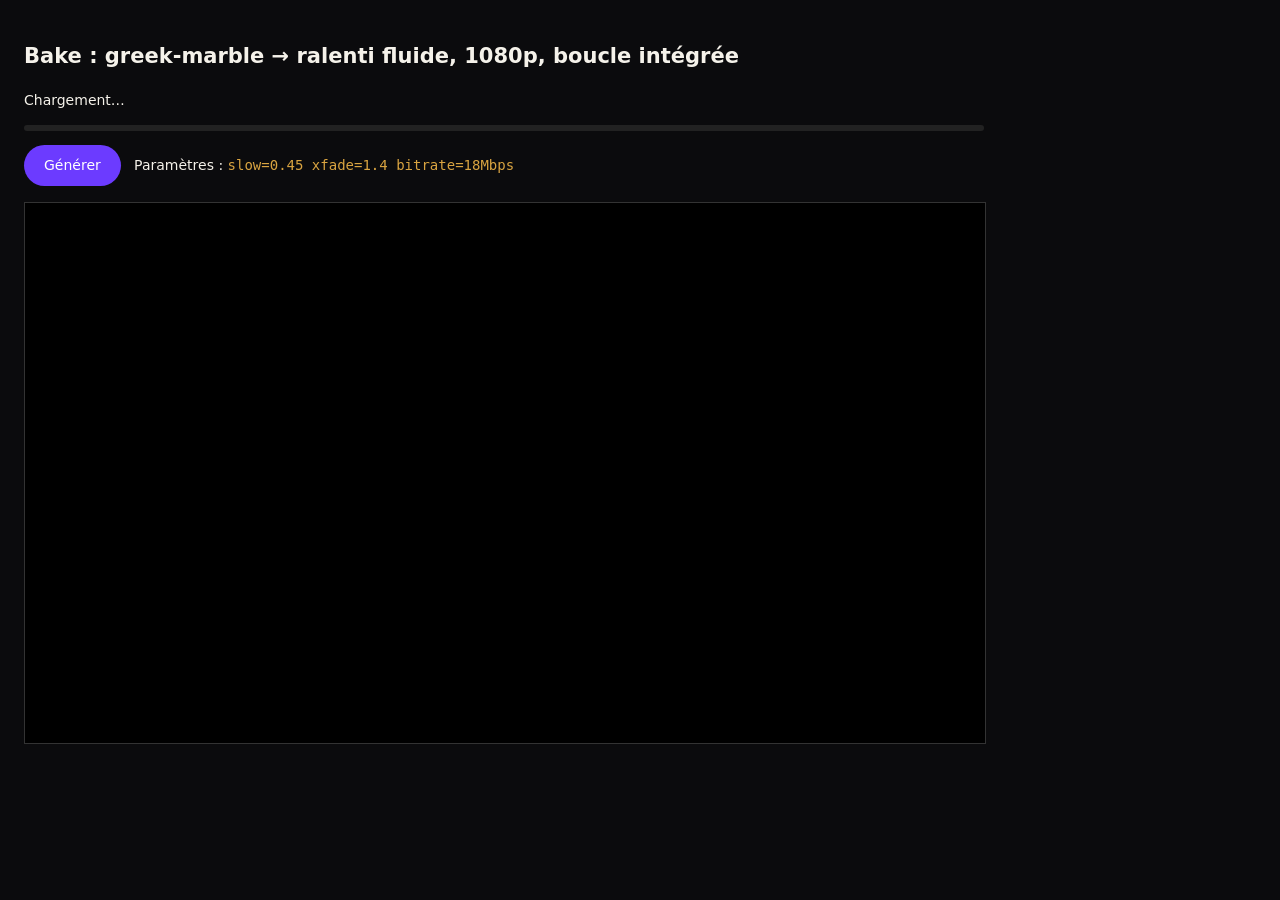
<file: tools/bake.html>
<!DOCTYPE html>
<html lang="fr">
<head>
<meta charset="UTF-8">
<title>Bake — greek-marble</title>
<style>
  body{margin:0;background:#0B0B0D;color:#F5F2EA;font:14px/1.5 system-ui,sans-serif;padding:24px}
  canvas{display:block;width:960px;max-width:100%;border:1px solid #333;margin:16px 0}
  .bar{height:6px;background:#222;border-radius:3px;overflow:hidden;max-width:960px}
  .bar i{display:block;height:100%;width:0;background:#6C3BFF}
  button{background:#6C3BFF;color:#fff;border:0;border-radius:999px;padding:10px 20px;font:inherit;cursor:pointer}
  code{color:#D9A441}
</style>
</head>
<body>
<h2>Bake : greek-marble → ralenti fluide, 1080p, boucle intégrée</h2>
<p id="status">Chargement…</p>
<div class="bar"><i id="bar"></i></div>
<p><button id="go">Générer</button> &nbsp; Paramètres : <code id="params"></code></p>
<canvas id="out" width="1920" height="1080"></canvas>
<script>
/* ---------------------------------------------------------------------------
   Sortie : vidéo WebM (VP9) 1920×1080 à 30 i/s.
   - SLOW : facteur de ralenti (0.45 = 2,2× plus lent). Les images
     intermédiaires sont calculées par fondu compensé en mouvement (le
     déplacement vertical entre images est mesuré par corrélation de profils
     de luminance), donc pas de saccade.
   - XFADE : durée (s, temps source) du fondu de boucle intégré : la sortie
     commence à t = XFADE et se termine en fondant vers le début, la boucle
     native <video loop> est invisible.
   - Netteté : bicubique (Catmull-Rom) + renforcement adaptatif bridé.
   Paramètres URL : ?slow=0.45&xfade=1.4&bitrate=18&auto=1
--------------------------------------------------------------------------- */
var Q = new URLSearchParams(location.search); var bakedMs = 0;
var SLOW = parseFloat(Q.get('slow')) || 0.45;
var XFADE = parseFloat(Q.get('xfade')) || 1.4;
var BITRATE = (parseFloat(Q.get('bitrate')) || 18) * 1e6;
var SRC = Q.get('src') || '../assets/greek-marble.mp4';
var OUT_FPS = 30, OW = 1920, OH = 1080, PROF = 96;
var statusEl = document.getElementById('status'), bar = document.getElementById('bar');
document.getElementById('params').textContent = 'slow=' + SLOW + ' xfade=' + XFADE + ' bitrate=' + (BITRATE / 1e6) + 'Mbps';
function say(s, p) { statusEl.textContent = s; if (p != null) bar.style.width = (p * 100).toFixed(1) + '%'; document.title = s; }

var canvas = document.getElementById('out');
var gl = canvas.getContext('webgl', { alpha: false, antialias: false, preserveDrawingBuffer: true });
if (!gl) { say('WebGL indisponible'); throw new Error('no webgl'); }

/* ---- Shader : 2 paires d'images (fondu compensé) + fondu de boucle + bicubique + netteté ---- */
var VS = 'attribute vec2 aPos; varying vec2 vUv; void main(){ vUv = aPos*0.5+0.5; gl_Position = vec4(aPos,0.,1.); }';
var FS = [
  'precision highp float; varying vec2 vUv;',
  'uniform sampler2D uA, uB, uC, uD; uniform float uT1, uT2, uK; uniform float uShA, uShB, uShC, uShD;',
  'uniform vec2 uSize, uTexel; uniform float uSharpen;',
  'vec3 fetch(sampler2D s, vec2 uv){ return texture2D(s, uv).rgb; }',
  'vec3 cubic(sampler2D s, vec2 uv){',
  '  vec2 sp = uv * uSize; vec2 tp1 = floor(sp - 0.5) + 0.5; vec2 f = sp - tp1;',
  '  vec2 w0 = f*(-0.5 + f*(1.0 - 0.5*f)); vec2 w1 = 1.0 + f*f*(-2.5 + 1.5*f);',
  '  vec2 w2 = f*(0.5 + f*(2.0 - 1.5*f)); vec2 w3 = f*f*(-0.5 + 0.5*f);',
  '  vec2 w12 = w1 + w2; vec2 o12 = w2 / w12;',
  '  vec2 t0 = (tp1 - 1.0) / uSize, t3 = (tp1 + 2.0) / uSize, t12 = (tp1 + o12) / uSize;',
  '  vec3 r = vec3(0.);',
  '  r += fetch(s, vec2(t0.x, t0.y)) * w0.x * w0.y;  r += fetch(s, vec2(t12.x, t0.y)) * w12.x * w0.y;  r += fetch(s, vec2(t3.x, t0.y)) * w3.x * w0.y;',
  '  r += fetch(s, vec2(t0.x, t12.y)) * w0.x * w12.y; r += fetch(s, vec2(t12.x, t12.y)) * w12.x * w12.y; r += fetch(s, vec2(t3.x, t12.y)) * w3.x * w12.y;',
  '  r += fetch(s, vec2(t0.x, t3.y)) * w0.x * w3.y;  r += fetch(s, vec2(t12.x, t3.y)) * w12.x * w3.y;  r += fetch(s, vec2(t3.x, t3.y)) * w3.x * w3.y;',
  '  return max(r, 0.0);',
  '}',
  'vec3 sampleFrame(sampler2D s, vec2 uv, float sh){',
  '  vec2 p = clamp(uv + vec2(0., sh), 0.0, 1.0);',
  '  vec3 c = cubic(s, p);',
  '  vec3 n1 = fetch(s, p + vec2(uTexel.x, 0.)), n2 = fetch(s, p - vec2(uTexel.x, 0.)), n3 = fetch(s, p + vec2(0., uTexel.y)), n4 = fetch(s, p - vec2(0., uTexel.y));',
  '  vec3 b = (n1 + n2 + n3 + n4) * 0.25; vec3 dtl = c - b;',
  '  float lum = abs(dot(dtl, vec3(0.299, 0.587, 0.114))); float edge = smoothstep(0.006, 0.06, lum);',
  '  vec3 sharp = c + dtl * uSharpen * (0.3 + 0.7 * edge);',
  '  vec3 mn = min(min(n1, n2), min(n3, n4)), mx = max(max(n1, n2), max(n3, n4));',
  '  return clamp(sharp, min(mn, c) - 0.015, max(mx, c) + 0.015);',
  '}',
  'void main(){',
  '  vec2 uv = vec2(vUv.x, 1.0 - vUv.y);',
  '  vec3 p1 = mix(sampleFrame(uA, uv, uShA), sampleFrame(uB, uv, uShB), uT1);',
  '  vec3 col = p1;',
  '  if (uK > 0.0005) { vec3 p2 = mix(sampleFrame(uC, uv, uShC), sampleFrame(uD, uv, uShD), uT2); col = mix(p1, p2, uK); }',
  '  gl_FragColor = vec4(col, 1.0);',
  '}'
].join('\n');
function sh(t, s) { var o = gl.createShader(t); gl.shaderSource(o, s); gl.compileShader(o); if (!gl.getShaderParameter(o, gl.COMPILE_STATUS)) throw new Error(gl.getShaderInfoLog(o)); return o; }
var prog = gl.createProgram(); gl.attachShader(prog, sh(gl.VERTEX_SHADER, VS)); gl.attachShader(prog, sh(gl.FRAGMENT_SHADER, FS)); gl.linkProgram(prog);
if (!gl.getProgramParameter(prog, gl.LINK_STATUS)) throw new Error(gl.getProgramInfoLog(prog));
gl.useProgram(prog);
var quad = gl.createBuffer(); gl.bindBuffer(gl.ARRAY_BUFFER, quad); gl.bufferData(gl.ARRAY_BUFFER, new Float32Array([-1, -1, 3, -1, -1, 3]), gl.STATIC_DRAW);
var aPos = gl.getAttribLocation(prog, 'aPos'); gl.enableVertexAttribArray(aPos); gl.vertexAttribPointer(aPos, 2, gl.FLOAT, false, 0, 0);
var U = {}; ['uA', 'uB', 'uC', 'uD', 'uT1', 'uT2', 'uK', 'uShA', 'uShB', 'uShC', 'uShD', 'uSize', 'uTexel', 'uSharpen'].forEach(function (n) { U[n] = gl.getUniformLocation(prog, n); });
var texs = [0, 1, 2, 3].map(function (i) {
  var t = gl.createTexture(); gl.activeTexture(gl.TEXTURE0 + i); gl.bindTexture(gl.TEXTURE_2D, t);
  gl.texParameteri(gl.TEXTURE_2D, gl.TEXTURE_MIN_FILTER, gl.LINEAR); gl.texParameteri(gl.TEXTURE_2D, gl.TEXTURE_MAG_FILTER, gl.LINEAR);
  gl.texParameteri(gl.TEXTURE_2D, gl.TEXTURE_WRAP_S, gl.CLAMP_TO_EDGE); gl.texParameteri(gl.TEXTURE_2D, gl.TEXTURE_WRAP_T, gl.CLAMP_TO_EDGE);
  return t;
});
gl.uniform1i(U.uA, 0); gl.uniform1i(U.uB, 1); gl.uniform1i(U.uC, 2); gl.uniform1i(U.uD, 3);
gl.viewport(0, 0, OW, OH);

/* ---- Extraction de toutes les images source ---- */
var video = document.createElement('video'); video.muted = true; video.playsInline = true; video.preload = 'auto';
var FW = 0, FH = 0, D = 0, SFPS = 30, N = 0, frames = [], profiles = [], shifts = [];
function profileOf(src) {
  var small = document.createElement('canvas'); small.width = 32; small.height = PROF;
  var sc = small.getContext('2d'); sc.drawImage(src, 0, 0, 32, PROF);
  var d = sc.getImageData(0, 0, 32, PROF).data, out = new Float32Array(PROF);
  for (var y = 0; y < PROF; y++) { var s = 0; for (var x = 0; x < 32; x++) { var k = (y * 32 + x) * 4; s += d[k] * 0.299 + d[k + 1] * 0.587 + d[k + 2] * 0.114; } out[y] = s / 32; }
  return out;
}
function matchShift(p0, p1) {
  var R = Math.round(PROF * 0.18), best = 0, bestErr = 1e18, errs = {};
  for (var s = -R; s <= R; s++) {
    var e = 0, n = 0;
    for (var y = 0; y < PROF; y++) { var y1 = y + s; if (y1 < 0 || y1 >= PROF) continue; var d = p0[y] - p1[y1]; e += d * d; n++; }
    e = n ? e / n : 1e18; errs[s] = e; if (e < bestErr) { bestErr = e; best = s; }
  }
  var em = errs[best - 1], ep = errs[best + 1];
  if (em != null && ep != null) { var den = em - 2 * bestErr + ep; if (den > 1e-6) best += 0.5 * (em - ep) / den; }
  return best;
}
function loadVideo() {
  return fetch(SRC).then(function (r) { if (!r.ok) throw new Error('HTTP ' + r.status); return r.blob(); }).then(function (b) {
    return new Promise(function (res, rej) {
      video.addEventListener('loadedmetadata', function () { res(); }, { once: true });
      video.addEventListener('error', function () { rej(new Error('video error')); }, { once: true });
      video.src = URL.createObjectURL(b);
    });
  });
}
function extractAll() {
  FW = video.videoWidth; FH = video.videoHeight; D = video.duration;
  N = Math.floor((D - 0.12) * SFPS);
  var off = document.createElement('canvas'); off.width = FW; off.height = FH; var octx = off.getContext('2d');
  var i = 0;
  return new Promise(function (res, rej) {
    function next() {
      if (i >= N) { for (var k = 0; k < N - 1; k++) shifts[k] = -matchShift(profiles[k], profiles[k + 1]) * (FH / PROF); res(); return; }
      var timer = setTimeout(function () { rej(new Error('seek bloqué à ' + i)); }, 4000);
      video.addEventListener('seeked', function onS() {
        clearTimeout(timer); video.removeEventListener('seeked', onS);
        octx.drawImage(video, 0, 0, FW, FH);
        profiles[i] = profileOf(off);
        off.toBlob(function (blob) { frames[i] = blob; say('Extraction ' + (i + 1) + '/' + N, (i + 1) / N * 0.4); i++; next(); }, 'image/webp', 0.98);
      });
      video.currentTime = i / SFPS + 0.0005;
    }
    next();
  });
}

/* ---- Cache d'images décodées ---- */
var bitmaps = {}, order = [], pending = {};
function want(i) {
  if (i < 0 || i >= N || bitmaps[i] || pending[i]) return null;
  pending[i] = createImageBitmap(frames[i]).then(function (bm) { bitmaps[i] = bm; delete pending[i]; order.push(i); while (order.length > 48) { var o = order.shift(); if (bitmaps[o]) { bitmaps[o].close(); delete bitmaps[o]; } } return bm; });
  return pending[i];
}
function get(i) {
  var p = bitmaps[i] ? Promise.resolve(bitmaps[i]) : (pending[i] || want(i));
  if (!p) return Promise.reject(new Error('image ' + i + ' indisponible (N=' + N + ')'));
  return Promise.race([p, new Promise(function (_, rej) { setTimeout(function () { rej(new Error("décodage bloqué sur l'image " + i)); }, 10000); })]);
}
function shiftBetween(a, b) { var s = 0; for (var i = a; i < b; i++) s += shifts[i] || 0; return s; }
function upload(unit, bm) { gl.activeTexture(gl.TEXTURE0 + unit); gl.bindTexture(gl.TEXTURE_2D, texs[unit]); gl.texImage2D(gl.TEXTURE_2D, 0, gl.RGB, gl.RGB, gl.UNSIGNED_BYTE, bm); }

/* ---- Rendu d'une image de sortie au temps source t (s) ---- */
function pairAt(t) {
  var f = Math.max(0, Math.min(N - 1.001, t * SFPS)), i0 = Math.floor(f), i1 = Math.min(N - 1, i0 + 1), tt = f - i0;
  var s = shiftBetween(i0, i1);
  return { i0: i0, i1: i1, t: tt, shA: s * tt / FH, shB: -s * (1 - tt) / FH };
}
function renderAt(t, k, t2) {
  var p1 = pairAt(t), p2 = k > 0 ? pairAt(t2) : null;
  var need = [get(p1.i0), get(p1.i1)]; if (p2) { need.push(get(p2.i0)); need.push(get(p2.i1)); }
  for (var a = 1; a <= 6; a++) { want(p1.i1 + a); if (p2) want(p2.i1 + a); }
  return Promise.all(need).then(function (bms) {
    upload(0, bms[0]); upload(1, bms[1]);
    gl.uniform1f(U.uT1, p1.t); gl.uniform1f(U.uShA, p1.shA); gl.uniform1f(U.uShB, p1.shB);
    if (p2) { upload(2, bms[2]); upload(3, bms[3]); gl.uniform1f(U.uT2, p2.t); gl.uniform1f(U.uShC, p2.shA); gl.uniform1f(U.uShD, p2.shB); }
    gl.uniform1f(U.uK, k);
    gl.uniform2f(U.uSize, FW, FH); gl.uniform2f(U.uTexel, 1 / FW, 1 / FH); gl.uniform1f(U.uSharpen, 0.7);
    gl.drawArrays(gl.TRIANGLES, 0, 3);
  });
}

/* ---- Enregistrement ---- */
function bake() {
  var Dsrc = (N - 1) / SFPS;                     // durée source utilisable
  var start = XFADE, end = Dsrc;                  // segment de sortie (temps source)
  var outDur = (end - start) / SLOW;              // durée de sortie (s)
  var totalFrames = Math.round(outDur * OUT_FPS); bakedMs = totalFrames / OUT_FPS * 1000;
  var stream = canvas.captureStream(0);
  var track = stream.getVideoTracks()[0];
  var mime = ['video/webm;codecs=vp9', 'video/webm;codecs=vp8', 'video/webm'].filter(function (m) { return MediaRecorder.isTypeSupported(m); })[0];
  var rec = new MediaRecorder(stream, { mimeType: mime, videoBitsPerSecond: BITRATE });
  var chunks = [];
  rec.ondataavailable = function (e) { if (e.data && e.data.size) chunks.push(e.data); };
  var done = new Promise(function (res) { rec.onstop = function () { res(new Blob(chunks, { type: 'video/webm' })); }; });
  rec.start(500);
  var n = 0, t0 = performance.now();
  function frame() {
    if (n >= totalFrames) { rec.stop(); return; }
    // Cadence réelle : une image toutes les 1/OUT_FPS s de temps réel (l'enregistreur est temps réel)
    var due = t0 + n * 1000 / OUT_FPS;
    if (performance.now() < due) { setTimeout(frame, 4); return; }
    var ts = start + (n / OUT_FPS) * SLOW;         // temps source
    var k = 0, t2 = 0;
    if (ts > end - XFADE) { k = (ts - (end - XFADE)) / XFADE; k = k * k * (3 - 2 * k); t2 = ts - (end - XFADE); }
    renderAt(ts, k, t2).then(function () {
      if (track.requestFrame) track.requestFrame();
      n++; say('Rendu ' + n + '/' + totalFrames + ' (' + mime + ')', 0.4 + 0.6 * n / totalFrames);
      setTimeout(frame, 4);
    });
  }
  return renderAt(start, 0, 0).then(function () { setTimeout(frame, 4); return done; });
}

/* ---- Durée dans l'en-tête : MediaRecorder n'écrit pas Segment > Info > Duration. On l'insère,
   et on neutralise un éventuel SeekHead (ses positions seraient fausses après l'insertion). ---- */
function fixDuration(blob, durationMs) {
  return blob.arrayBuffer().then(function (buf) {
    var u8 = new Uint8Array(buf), pos = 0;
    function vint(p) {
      var b = u8[p], len = 1, mask = 0x80; while (len <= 8 && !(b & mask)) { mask >>= 1; len++; }
      var v = b & (mask - 1); for (var i = 1; i < len; i++) v = v * 256 + u8[p + i];
      var unknown = (b & (mask - 1)) === (mask - 1); for (var j = 1; j < len && unknown; j++) if (u8[p + j] !== 0xFF) unknown = false;
      return { len: len, value: v, unknown: unknown };
    }
    function id(p) { var b = u8[p], len = 1, mask = 0x80; while (len <= 4 && !(b & mask)) { mask >>= 1; len++; } var v = 0; for (var i = 0; i < len; i++) v = v * 256 + u8[p + i]; return { len: len, value: v }; }
    var h = id(pos); if (h.value !== 0x1A45DFA3) throw new Error('pas un fichier EBML');
    var hs = vint(pos + h.len); pos += h.len + hs.len + hs.value;
    var sg = id(pos); if (sg.value !== 0x18538067) throw new Error('Segment introuvable');
    var ss = vint(pos + sg.len); pos = pos + sg.len + ss.len;
    var infoStart = -1, infoSize = null, infoHdr = 0, seekHeads = [];
    while (pos < u8.length) {
      var e = id(pos), s = vint(pos + e.len), dataStart = pos + e.len + s.len;
      if (e.value === 0x114D9B74) seekHeads.push({ p: pos, total: e.len + s.len + s.value });
      if (e.value === 0x1549A966) { infoStart = pos; infoSize = s; infoHdr = e.len + s.len; break; }
      if (e.value === 0x1F43B675) break;
      if (s.unknown) throw new Error('taille inconnue avant Info');
      pos = dataStart + s.value;
    }
    if (infoStart < 0) throw new Error('Info introuvable');
    var ip = infoStart + infoHdr, iend = ip + infoSize.value, hasDur = false;
    while (ip < iend) { var ce = id(ip), cs = vint(ip + ce.len); if (ce.value === 0x4489) { hasDur = true; break; } ip = ip + ce.len + cs.len + cs.value; }
    var out;
    if (hasDur) out = new Uint8Array(u8);
    else {
      var dur = new Uint8Array(11); dur[0] = 0x44; dur[1] = 0x89; dur[2] = 0x88;
      new DataView(dur.buffer).setFloat64(3, durationMs, false);
      var newSize = infoSize.value + dur.length;
      var sizeBytes = new Uint8Array(8); sizeBytes[0] = 0x01; for (var k = 7; k >= 1; k--) { sizeBytes[k] = newSize & 0xFF; newSize = Math.floor(newSize / 256); }
      var before = u8.subarray(0, infoStart), idb = u8.subarray(infoStart, infoStart + 4);
      var payload = u8.subarray(infoStart + infoHdr, iend), after = u8.subarray(iend);
      out = new Uint8Array(before.length + 4 + 8 + payload.length + dur.length + after.length);
      var o = 0; out.set(before, o); o += before.length; out.set(idb, o); o += 4; out.set(sizeBytes, o); o += 8;
      out.set(payload, o); o += payload.length; out.set(dur, o); o += dur.length; out.set(after, o);
    }
    // SeekHead → Void de même taille totale (ID 1 octet + taille sur 8 octets + données)
    for (var q = 0; q < seekHeads.length; q++) {
      var p2 = seekHeads[q].p, total = seekHeads[q].total, dlen = total - 9;
      if (dlen < 0) continue;
      out[p2] = 0xEC; out[p2 + 1] = 0x01; var d = dlen; for (var k2 = p2 + 8; k2 >= p2 + 2; k2--) { out[k2] = d & 0xFF; d = Math.floor(d / 256); }
    }
    return new Blob([out], { type: 'video/webm' });
  });
}

function run() {
  document.getElementById('go').disabled = true;
  say('Chargement de la vidéo…', 0);
  loadVideo().then(extractAll).then(function () {
    say('Préchauffage…', 0.4);
    return Promise.all([get(0), get(1), get(2), get(3)]);
  }).then(bake).then(function (blob) { return fixDuration(blob, bakedMs).catch(function (e) { say('Durée non écrite : ' + e.message); return blob; }); }).then(function (blob) {
    var name = 'greek-marble-1080.webm';
    var a = document.createElement('a'); a.href = URL.createObjectURL(blob); a.download = name; document.body.appendChild(a); a.click();
    say('Terminé : ' + name + ' (' + (blob.size / 1e6).toFixed(1) + ' Mo) — téléchargé. Copiez-le dans assets/.', 1);
  }).catch(function (e) { say('Erreur : ' + e.message); console.error(e); });
}
window.addEventListener('unhandledrejection', function (e) { say('Erreur (promesse) : ' + (e.reason && e.reason.message || e.reason)); });
window.addEventListener('error', function (e) { say('Erreur JS : ' + e.message + ' @' + e.lineno); });
document.getElementById('go').addEventListener('click', run);
if (Q.get('auto')) run();
</script>
</body>
</html>
</file>
<file: css/fonts.css>
/* ==========================================================================
   Sora — police de la charte, servie depuis assets/fonts/ (licence OFL).
   Police variable : une ressource par jeu de caractères couvre les graisses
   300 à 800 ; le jeu latin est préchargé depuis index.html, le jeu étendu
   n'est téléchargé que si un caractère l'exige.
   ========================================================================== */
@font-face{
  font-family:"Sora";font-style:normal;font-weight:300 800;font-display:swap;
  src:url("../assets/fonts/sora-latin-ext.woff2") format("woff2");
  unicode-range:U+0100-02BA,U+02BD-02C5,U+02C7-02CC,U+02CE-02D7,U+02DD-02FF,U+0304,U+0308,U+0329,U+1D00-1DBF,U+1E00-1E9F,U+1EF2-1EFF,U+2020,U+20A0-20AB,U+20AD-20C0,U+2113,U+2C60-2C7F,U+A720-A7FF;
}
@font-face{
  font-family:"Sora";font-style:normal;font-weight:300 800;font-display:swap;
  src:url("../assets/fonts/sora-latin.woff2") format("woff2");
  unicode-range:U+0000-00FF,U+0131,U+0152-0153,U+02BB-02BC,U+02C6,U+02DA,U+02DC,U+0304,U+0308,U+0329,U+2000-206F,U+20AC,U+2122,U+2191,U+2193,U+2212,U+2215,U+FEFF,U+FFFD;
}
</file>
<file: css/tokens.css>
/* ==========================================================================
   MÉTHODE AURA — Direction artistique (tokens)
   Palette officielle (charte 2026) : Obsidienne, Ivoire Aura, Violet Électrique, Or Solaire.
   ========================================================================== */
:root{
  /* Couleurs de marque */
  --obs:#0B0B0D;
  --obs-2:#111114;
  --obs-3:#18181C;
  --ivo:#F5F2EA;
  --ivo-2:#ECE6D8;
  --vio:#6C3BFF;
  --vio-deep:#5327D6;
  --vio-2:#916CFF;
  --vio-3:#B69DFF;
  --vio-4:#DACEFF;
  --vio-5:#F0EBFF;
  --or:#D9A441;
  --or-2:#E2BB70;
  --or-3:#ECD2A0;
  --white:#FFFFFF;

  /* Neutres (nuancier étendu) */
  --n-1:#464544;
  --n-2:#807E7C;
  --n-3:#BAB8B3;

  /* Texte secondaire */
  --muted-dark:#9A968E;      /* sur obsidienne */
  --muted-dark-2:#807D77;
  --muted-light:#5B564C;     /* sur ivoire */
  --muted-light-2:#6F6A5E;

  /* Filets */
  --line-dark:rgba(245,242,234,0.10);
  --line-dark-2:rgba(245,242,234,0.18);
  --line-light:rgba(11,11,13,0.10);
  --line-light-2:rgba(11,11,13,0.18);

  /* Aura (RGB pour les alphas) */
  --vio-rgb:108,59,255;
  --or-rgb:217,164,65;
  --ivo-rgb:245,242,234;
  --obs-rgb:11,11,13;

  /* Typographie — Sora, seule police de la charte (interface et titres). */
  --font:'Sora','Poppins',-apple-system,'Segoe UI',Roboto,Arial,sans-serif;
  --font-display:var(--font);
  --fs-display:clamp(44px, min(7.4vw, 13.5vh), 108px);
  --fs-giant:clamp(60px, 12.6vw, 214px);   /* le hero, le pied de page */
  --fs-big:clamp(44px, 8vw, 128px);        /* titres de sections éditoriales */
  --fs-h2-xl:clamp(40px, 5.6vw, 84px);
  --fs-h2:clamp(34px, 4.4vw, 62px);
  --fs-h3:clamp(20px, 1.6vw, 24px);
  --fs-lead:clamp(16px, 1.15vw, 18px);
  --fs-body:15px;
  --fs-small:13px;
  --fs-micro:11.5px;
  --lh-tight:0.98;
  --lh-title:1.08;
  --lh-body:1.65;
  --track-display:-0.035em;
  --track-title:-0.025em;

  /* Trame : gouttières des filets verticaux, hauteur du filet horizontal */
  --frame-x:clamp(20px, 4vw, 76px);
  --frame-top:92px;

  /* Rythme */
  --container:1280px;
  --gutter:clamp(20px, 4vw, 48px);
  --s-pad:clamp(120px, 14vw, 200px);
  --radius:22px;
  --radius-sm:12px;

  /* Mouvement — le site respire : lent, doux, jamais brusque */
  --ease-out:cubic-bezier(0.16, 1, 0.3, 1);
  --ease-inout:cubic-bezier(0.65, 0, 0.35, 1);
  --d-fast:0.45s;
  --d-base:0.9s;
  --d-slow:1.4s;

  /* Couches */
  --z-canvas:0;
  --z-content:1;
  --z-nav:500;
  --z-menu:600;
  --z-intro:900;
  --z-cursor:1000;
  --z-case:700;
  --z-loader:950;
}
</file>
<file: css/base.css>
/* ==========================================================================
   Base — reset, typographie de base, marbre, trame, feuilles, réduction.
   ========================================================================== */
*,*::before,*::after{box-sizing:border-box;}
html{
  background:var(--obs);
  color:var(--ivo);
  -webkit-text-size-adjust:100%;
  scroll-padding-top:0;
}
html.lenis,html.lenis body{height:auto;}
.lenis.lenis-smooth{scroll-behavior:auto !important;}
.lenis.lenis-smooth [data-lenis-prevent]{overscroll-behavior:contain;}
.lenis.lenis-stopped{overflow:hidden;}
body{
  margin:0;
  font-family:var(--font);
  font-size:var(--fs-body);
  line-height:var(--lh-body);
  -webkit-font-smoothing:antialiased;
  -moz-osx-font-smoothing:grayscale;
  text-rendering:optimizeLegibility;
  overflow-x:hidden;
  background:transparent; /* le marbre se voit à travers le hero et le pied de page */
}
html.is-loading body,html.menu-open body,html.case-open body,html.is-locked body{overflow:hidden;}

img,svg{display:block;max-width:100%;}
a{color:inherit;text-decoration:none;}
ul,ol{list-style:none;margin:0;padding:0;}
h1,h2,h3,h4,p,blockquote,figure,dl,dd{margin:0;}
button{font:inherit;color:inherit;}
i{font-style:normal;}
::selection{background:var(--vio);color:#fff;}

.container{max-width:var(--container);margin:0 auto;padding:0 var(--gutter);position:relative;}

/* Accessibilité : focus visibles, lien d'évitement */
a:focus-visible,button:focus-visible{outline:2px solid var(--vio);outline-offset:4px;border-radius:6px;}
.s-light a:focus-visible,.s-light button:focus-visible{outline-color:var(--vio-deep);}
.skip-link{position:absolute;left:-9999px;top:0;z-index:calc(var(--z-cursor) + 1);background:var(--vio);color:#fff;padding:12px 20px;border-radius:0 0 8px 0;font-weight:600;}
.skip-link:focus{left:0;}
/* Les ancres déplacent le focus sur leur section (lecteurs d'écran, clavier) sans dessiner de cadre */
#main:focus,.s:focus,.hero:focus{outline:none;}

/* Fenêtres de découpe typographique : chaque mot / ligne monte dans sa propre fenêtre */
.w{display:inline-block;overflow:hidden;vertical-align:bottom;padding:0.06em 0.02em 0.14em;margin:-0.06em -0.02em -0.14em;}
.w > i{display:inline-block;will-change:transform;}
.line{display:block;overflow:hidden;padding:0.04em 0 0.14em;margin:-0.04em 0 -0.14em;}
.line > i{display:block;will-change:transform;}
html:not(.js) .w > i,html:not(.js) .line > i{transform:none !important;opacity:1 !important;}
/* Sans JavaScript : la navigation est visible, la fresque montre son affiche */
html:not(.js) .nav,html:not(.js) .marble,html:not(.js) .marble-video{opacity:1;}

/* ---------- Le marbre : vidéo fixe, matière du hero et du pied de page ---------- */
.marble{
  position:fixed;inset:0;z-index:var(--z-canvas);pointer-events:none;overflow:hidden;background:var(--obs);
  opacity:0;transition:opacity 1.6s var(--ease-out);
}
.marble.is-ready{opacity:1;}
.marble-video{
  position:absolute;inset:-4%;width:108%;height:108%;
  object-fit:cover;object-position:50% 45%;
  transform:translate3d(var(--vx,0px),var(--vy,0px),0) scale(var(--vs,1));
  will-change:transform;
  filter:saturate(1.08) contrast(1.04);
  opacity:0;transition:none;
}
/* Voile : vignettage, lueur violette au sol ; --dim (0 → 1) éteint la matière hors du hero */
.marble-shade{
  position:absolute;inset:0;
  background:
    linear-gradient(rgba(var(--obs-rgb),0.34), rgba(var(--obs-rgb),0.34)),
    radial-gradient(120% 90% at 50% 50%, transparent 35%, rgba(var(--obs-rgb),0.6) 100%),
    linear-gradient(180deg, rgba(var(--obs-rgb),0.4) 0%, transparent 25%, transparent 70%, rgba(var(--obs-rgb),0.55) 100%),
    radial-gradient(50% 30% at 50% 100%, rgba(var(--vio-rgb),0.18) 0%, transparent 70%);
}
.marble-shade::after{
  content:"";position:absolute;inset:0;background:var(--obs);
  opacity:calc(var(--dim,0) * 0.94);
}
html.no-video .marble-video{display:none;}
html.no-video .marble-shade{
  background:
    radial-gradient(60% 55% at 50% 42%, rgba(var(--vio-rgb),0.28) 0%, rgba(var(--vio-rgb),0.08) 45%, transparent 75%),
    radial-gradient(35% 30% at 40% 38%, rgba(var(--or-rgb),0.08) 0%, transparent 70%);
}
@media (max-width:900px){ .marble-video{object-position:55% 50%;} }
/* Écrans tactiles : pas de filtre sur la vidéo (coût GPU), le voile suffit */
@media (pointer:coarse){ .marble-video{filter:none;} }

/* ---------- Toile liquide (WebGL) : recouvre la vidéo, apparaît une fois la première image prête ---------- */
.liquid-canvas{position:absolute;inset:0;width:100%;height:100%;display:block;opacity:0;transition:opacity 1.2s var(--ease-out);pointer-events:none;}
.liquid-canvas.is-ready{opacity:1;}
/* La vidéo reste visible sous la toile pendant tout son fondu d'apparition, puis s'efface */
.marble.has-liquid.liquid-ready .marble-video{opacity:0 !important;transition:opacity 0s linear 1.3s;}

/* ---------- Sections ---------- */
main{position:relative;z-index:var(--z-content);}
.s{position:relative;background:var(--obs);color:var(--ivo);}
.s-light{background:transparent;color:var(--obs);}

/* ---------- Réduction des animations : tout est visible, rien ne bouge ---------- */
html.reduced-motion *,
html.reduced-motion *::before,
html.reduced-motion *::after{
  animation-duration:0.001ms !important;
  animation-iteration-count:1 !important;
  transition-duration:0.001ms !important;
  scroll-behavior:auto !important;
}
</file>
<file: css/components.css>
/* ==========================================================================
   Composants : titres, boutons, liens, flèches, préchargeur,
   navigation, menu mobile.
   ========================================================================== */

/* ---------- Titres ---------- */
.s-title{
  font-size:var(--fs-h2);font-weight:700;line-height:var(--lh-title);
  letter-spacing:var(--track-title);text-wrap:balance;
}
.s-lead{
  font-size:var(--fs-lead);line-height:1.6;font-weight:300;color:var(--muted-dark);max-width:44ch;
}
.s-light .s-lead{color:var(--muted-light);}

/* ---------- Boutons ---------- */
.btn{
  --pad-y:16px;--pad-x:30px;
  position:relative;display:inline-flex;align-items:center;justify-content:center;gap:12px;
  padding:var(--pad-y) var(--pad-x);border-radius:999px;
  font-family:var(--font);font-size:14.5px;font-weight:600;letter-spacing:0.01em;line-height:1;
  border:1px solid transparent;cursor:pointer;white-space:nowrap;
  transform:translate3d(var(--mx,0px), var(--my,0px), 0);
  transition:background-color .5s var(--ease-out), border-color .5s var(--ease-out), color .5s var(--ease-out);
  will-change:transform;isolation:isolate;
}
.btn-label{display:inline-block;transform:translate3d(var(--ix,0px), var(--iy,0px), 0);}
.btn-sm{--pad-y:12px;--pad-x:22px;font-size:13px;}
.btn-lg{--pad-y:22px;--pad-x:40px;font-size:16px;}
.btn-primary{background:var(--vio);color:#fff;}
.btn-primary:hover{background:var(--vio-deep);}
.btn-ghost{background:transparent;color:var(--ivo);border-color:rgba(var(--ivo-rgb),0.26);}
.btn-ghost:hover{border-color:rgba(var(--ivo-rgb),0.7);}
.btn-arrow{position:relative;width:14px;height:14px;display:inline-block;}
.btn-arrow::before{content:"";position:absolute;left:0;top:50%;width:14px;height:1px;background:currentColor;transform-origin:left center;transform:scaleX(0.6);transition:transform .6s var(--ease-out);}
.btn-arrow::after{content:"";position:absolute;right:0;top:50%;width:6px;height:6px;border-top:1px solid currentColor;border-right:1px solid currentColor;transform:translate(-3px,-50%) rotate(45deg);transition:transform .6s var(--ease-out);}
.btn:hover .btn-arrow::before{transform:scaleX(1);}
.btn:hover .btn-arrow::after{transform:translate(0,-50%) rotate(45deg);}

/* Lien souligné qui se dessine */
.link-line{position:relative;display:inline-block;transition:color .4s var(--ease-out), transform .6s var(--ease-out);}
.link-line::after{content:"";position:absolute;left:0;right:0;bottom:-3px;height:1px;background:currentColor;transform:scaleX(0);transform-origin:right center;transition:transform .6s var(--ease-out);}
.link-line:hover{transform:translateX(3px);}
.link-line:hover::after{transform:scaleX(1);transform-origin:left center;}

/* Flèches en diagonale (↘ ↗) */
.arrow-se,.arrow-ne{position:relative;display:inline-block;width:11px;height:11px;margin-left:6px;vertical-align:middle;transition:transform .6s var(--ease-out);}
.arrow-se::before,.arrow-ne::before{content:"";position:absolute;left:0;top:50%;width:13px;height:1px;background:currentColor;transform-origin:left center;}
.arrow-se::before{transform:rotate(45deg);}
.arrow-ne::before{transform:rotate(-45deg);}
.arrow-se::after,.arrow-ne::after{content:"";position:absolute;right:0;width:6px;height:6px;border-right:1px solid currentColor;}
.arrow-se::after{bottom:0;border-bottom:1px solid currentColor;}
.arrow-ne::after{top:0;border-top:1px solid currentColor;}
a:hover > .arrow-se,.work-link:hover .arrow-se{transform:translate(3px,3px);}
a:hover > .arrow-ne{transform:translate(3px,-3px);}

/* ---------- Ouverture : le logo comme un début de film ----------
   Tout est animé en CSS et démarre dès l'arrivée des styles, avant les scripts :
   les trois traits du symbole se tracent en lumière (0 → 1,7 s), le symbole se
   remplit et une lumière le traverse (1,15 → 2,45 s), le mot-symbole monte
   (1,6 → 2,7 s). js/loader.js attend la fin de cette montée puis enchaîne la sortie : la caméra traverse le logo
   pendant que le noir se dissout sur le hero. ---------- */
.loader{
  position:fixed;inset:0;z-index:var(--z-loader);background:var(--obs);color:var(--ivo);
  display:flex;align-items:center;justify-content:center;overflow:hidden;
}
html:not(.is-loading) .loader{display:none;}
.ident-glow{
  position:absolute;left:50%;top:50%;width:140vmax;height:140vmax;transform:translate(-50%,-50%);pointer-events:none;
  background:radial-gradient(closest-side, rgba(var(--vio-rgb),0.15), rgba(var(--vio-rgb),0.05) 40%, transparent 70%);
  opacity:0;animation:identGlow 2.4s var(--ease-out) 0.3s forwards;
}
.ident{position:relative;will-change:transform,opacity;}
.ident-in{display:flex;flex-direction:column;align-items:center;gap:clamp(22px, 3.4vh, 40px);animation:identSettle 2.6s var(--ease-out) forwards;}
.ident-mark{width:clamp(150px, 22vw, 300px);height:auto;overflow:visible;}
.ip{
  stroke-width:1.1;vector-effect:non-scaling-stroke;stroke-linejoin:round;
  stroke-dasharray:1;stroke-dashoffset:1;fill-opacity:0;
  animation:identDraw 1.45s cubic-bezier(.7,0,.3,1) forwards, identFill .9s var(--ease-out) 1.15s forwards;
}
.ip-2{animation-delay:.12s, 1.27s;}
.ip-3{animation-delay:.24s, 1.39s;}
.ident-word{display:flex;flex-direction:column;align-items:center;line-height:1;}
.iw{display:block;overflow:hidden;padding:0.06em 0.12em 0.14em;margin:-0.06em -0.12em -0.14em;}
.iw > i{display:block;transform:translateY(112%);animation:identRise 1s var(--ease-out) forwards;}
.iw-1{font-size:clamp(11px, 1.1vw, 15px);font-weight:300;letter-spacing:0.46em;text-indent:0.46em;}
.iw-1 > i{animation-delay:1.6s;}
.iw-2{font-size:clamp(34px, 4.4vw, 62px);font-weight:800;letter-spacing:-0.02em;margin-top:0.18em;}
.iw-2 > i{animation-delay:1.7s;}
.ident-tag{overflow:hidden;font-size:12px;font-weight:400;letter-spacing:0.02em;color:var(--muted-dark);}
.ident-tag > i{display:block;transform:translateY(120%);animation:identRise 1s var(--ease-out) 1.95s forwards;}
@keyframes identDraw{from{stroke-dashoffset:1;}to{stroke-dashoffset:0;}}
@keyframes identFill{from{fill-opacity:0;}to{fill-opacity:1;}}
@keyframes identRise{from{transform:translateY(112%);}to{transform:none;}}
@keyframes identSettle{from{transform:scale(1.07);}to{transform:scale(1);}}
@keyframes identGlow{from{opacity:0;}to{opacity:1;}}
/* Déjà vu dans la session : simple fondu, sans le logo */
html.intro-short .ident,html.intro-short .ident-glow{display:none;}
/* Scripts jamais arrivés : la page se montre quand même */
html.intro-failed .nav{opacity:1;}

/* ---------- Navigation ---------- */
.nav{
  position:fixed;left:0;right:0;top:0;z-index:var(--z-nav);
  display:grid;grid-template-columns:1fr auto 1fr;align-items:start;
  padding:22px var(--frame-x) 0;
  transform:translate3d(0,0,0);transition:transform .8s var(--ease-out);
  opacity:0;
}
.nav.is-in{opacity:1;}
.nav.is-hidden{transform:translate3d(0,-120%,0);}
.nav-logo{display:block;padding:6px 6px;transform:translate3d(var(--mx,0px),var(--my,0px),0);justify-self:start;}
.nav-logo img{height:32px;width:auto;} /* ≥ 32px : taille minimale écran, charte ch.04 */
.nav-tag{
  display:flex;flex-direction:column;gap:2px;padding-top:12px;
  font-size:11.5px;font-weight:500;letter-spacing:0.06em;text-transform:uppercase;color:var(--muted-dark);
}
.nav-list{display:flex;flex-direction:column;align-items:flex-end;gap:3px;padding-top:8px;justify-self:end;}
.nav-list a{
  position:relative;display:inline-flex;align-items:center;gap:8px;
  font-size:12.5px;font-weight:500;letter-spacing:0.05em;text-transform:uppercase;color:rgba(var(--ivo-rgb),0.78);
  padding:2px 0;transition:color .5s var(--ease-out), transform .6s var(--ease-out);
}
.nav-list a::before{content:"";width:14px;height:1px;background:var(--vio-2);transform:scaleX(0);transform-origin:right center;transition:transform .5s var(--ease-out);}
.nav-list a:hover{color:var(--ivo);}
.nav-list a:hover::before{transform:scaleX(1);}
.nav-list a.is-active{color:var(--vio-2);}
.nav-list a.is-active::before{transform:scaleX(1.3);background:var(--vio-2);}
.nav-cta{margin-top:12px;color:var(--ivo) !important;}
.nav-cta::before{display:none;}
.nav-toggle{
  display:none;position:relative;width:44px;height:44px;border:0;background:none;cursor:pointer;justify-self:end;
}
.nav-toggle span{position:absolute;left:12px;width:20px;height:1.5px;background:var(--ivo);transform-origin:left center;transition:transform .5s var(--ease-out);}
.nav-toggle span:nth-child(1){top:18px;}
.nav-toggle span:nth-child(2){top:25px;transform:scaleX(0.7);}
.nav-toggle:hover span:nth-child(2){transform:scaleX(1);}
/* Sur une feuille Ivoire (manifeste), le logo et le bouton passent en Obsidienne */
html.on-light .nav-logo img{filter:brightness(0.043);}
html.on-light .nav-tag{color:var(--muted-light);}
html.on-light .nav-list a{color:rgba(var(--obs-rgb),0.72);}
html.on-light .nav-list a:hover,html.on-light .nav-cta{color:var(--obs) !important;}
html.on-light .nav-toggle span{background:var(--obs);}
.nav-logo img,.nav-toggle span{transition:filter .5s var(--ease-out), background-color .5s var(--ease-out);}
@media (max-width:900px){
  .nav{grid-template-columns:1fr auto;padding:14px calc(var(--frame-x)) 0;align-items:center;}
  .nav-tag,.nav-list{display:none;}
  .nav-toggle{display:block;margin-right:-12px;}
  .nav-logo img{height:28px;}
}

/* Menu mobile plein écran */
.mobile-menu{
  position:fixed;inset:0;z-index:var(--z-menu);background:var(--obs);color:var(--ivo);
  padding:100px var(--gutter) 40px;display:flex;flex-direction:column;justify-content:space-between;
  clip-path:inset(0 0 100% 0);visibility:hidden;
  transition:clip-path .9s var(--ease-inout), visibility 0s .9s;
}
.mobile-menu.is-open{clip-path:inset(0 0 0 0);visibility:visible;transition:clip-path .9s var(--ease-inout), visibility 0s;}
.mobile-close{position:absolute;right:calc(var(--frame-x) - 6px);top:14px;width:44px;height:44px;border:0;background:none;cursor:pointer;}
.mobile-close span{position:absolute;left:14px;top:23px;width:20px;height:1.5px;background:var(--ivo);}
.mobile-close span:nth-child(1){transform:rotate(45deg);}
.mobile-close span:nth-child(2){transform:rotate(-45deg);}
.mobile-links{display:flex;flex-direction:column;gap:4px;}
.mobile-links a,.mobile-foot{
  opacity:0;transform:translateY(24px);
  transition:opacity .9s var(--ease-out) calc(.25s + var(--i) * 70ms), transform .9s var(--ease-out) calc(.25s + var(--i) * 70ms);
}
.mobile-menu.is-open .mobile-links a,.mobile-menu.is-open .mobile-foot{opacity:1;transform:none;}
.mobile-links a{display:flex;align-items:baseline;gap:14px;font-size:clamp(34px, 9.5vw, 56px);font-weight:700;letter-spacing:-0.035em;line-height:1.1;color:var(--ivo);}
.mobile-links a small{font-size:12px;font-weight:500;letter-spacing:0.06em;color:var(--or);}
.mobile-foot{display:flex;flex-direction:column;gap:14px;}
.mobile-foot p{font-size:13px;color:var(--or);font-weight:500;letter-spacing:0.04em;text-transform:uppercase;}
.mobile-foot a{font-size:15px;color:var(--muted-dark);}
</file>
<file: css/sections.css>
/* ==========================================================================
   Sections : Hero, Studio, Expertises, Méthode, Réalisations,
   Univers, Manifeste, Contact, Pied de page, Étude de cas, Responsive.
   Réécrite le 8 octobre 2026 pour le balisage éditorial (méthode en liste,
   réalisations en visuels pleine largeur, univers en deux colonnes).
   ========================================================================== */

/* ---------- HERO ---------- */
.hero{
  position:relative;min-height:100vh;min-height:100svh;overflow:hidden;color:var(--ivo);
  padding:calc(var(--frame-top) + 24px) var(--frame-x) 0;
}
.hero-intro{
  position:absolute;left:44%;top:calc(var(--frame-top) + 34px);z-index:3;max-width:34ch;
  font-size:14px;font-weight:400;letter-spacing:0;line-height:1.5;color:rgba(var(--ivo-rgb),0.88);
}
.hero-intro .line > i{padding-bottom:1px;}
.hero-title{
  position:absolute;left:var(--frame-x);right:var(--frame-x);bottom:9vh;z-index:3;
  font-size:var(--fs-giant);font-weight:800;line-height:0.88;letter-spacing:-0.045em;
  transform-origin:left bottom;will-change:transform, opacity, filter;
}
.ht-line{display:block;overflow:hidden;padding:0.04em 0.06em 0.14em;margin:-0.04em -0.06em -0.14em;}
.ht-line > i{display:block;will-change:transform;}
.ht-2{padding-left:clamp(40px, 20vw, 380px);}
.ht-2 > i{color:var(--ivo);}
/* Voile derrière le titre : la fresque reste visible, le texte reste lisible */
.hero::before{
  content:"";position:absolute;z-index:2;left:0;right:0;bottom:0;height:62%;pointer-events:none;
  background:linear-gradient(180deg, rgba(var(--obs-rgb),0) 0%, rgba(var(--obs-rgb),0.45) 55%, rgba(var(--obs-rgb),0.82) 100%);
}
.hero::after{
  content:"";position:absolute;z-index:2;left:0;top:0;width:52%;bottom:0;pointer-events:none;
  background:linear-gradient(90deg, rgba(var(--obs-rgb),0.5) 0%, rgba(var(--obs-rgb),0) 100%);
}

/* ---------- LE STUDIO ---------- */
.s-studio{padding:var(--s-pad) 0;overflow:hidden;}
.studio-head{max-width:1100px;}
.studio-title{
  font-size:var(--fs-h2-xl);font-weight:600;line-height:1.05;letter-spacing:-0.035em;text-wrap:balance;
}
.studio-grid{display:grid;grid-template-columns:minmax(0,5fr) minmax(0,7fr);gap:clamp(40px, 6vw, 110px);margin-top:clamp(56px, 7vw, 100px);align-items:start;}
.studio-lead{font-size:var(--fs-lead);font-weight:300;line-height:1.7;color:var(--muted-dark);max-width:46ch;}
.studio-cols{display:grid;grid-template-columns:repeat(3,minmax(0,1fr));gap:clamp(20px, 3vw, 44px);}
.studio-col h3{font-size:16px;font-weight:600;letter-spacing:-0.01em;padding-bottom:18px;border-bottom:1px solid var(--line-dark-2);margin-bottom:18px;}
.studio-col li{font-size:14px;font-weight:300;color:var(--muted-dark);line-height:1.5;padding:5px 0;}

/* ---------- EXPERTISES (épinglé sur ordinateur) ---------- */
.s-services{padding:0;}
.services-stage{
  position:relative;height:100vh;height:100svh;overflow:hidden;
  display:grid;grid-template-columns:minmax(0,6fr) minmax(0,5fr);align-items:center;
  padding:0 var(--frame-x);gap:clamp(20px, 3vw, 56px);
}
.services-head{position:absolute;left:var(--frame-x);right:var(--frame-x);top:calc(var(--frame-top) + 34px);z-index:2;}
.services-title{font-size:clamp(18px, 1.5vw, 22px);font-weight:600;letter-spacing:-0.02em;line-height:1.3;max-width:34ch;}
.services-list{position:relative;z-index:2;display:flex;flex-direction:column;gap:clamp(4px, 0.8vh, 12px);}
.svc a{display:flex;align-items:baseline;gap:18px;padding:2px 0;}
.svc small{font-size:12px;font-weight:500;letter-spacing:0.08em;color:var(--muted-dark-2);transition:color .6s var(--ease-out);width:2.2em;}
.svc-title{display:block;overflow:hidden;font-size:clamp(34px, 5.4vw, 76px);padding:0.05em 0.6em 0.16em 0.04em;margin:-0.05em -0.6em -0.16em -0.04em;}
.svc-title > i{
  display:block;font-size:clamp(34px, 5.4vw, 76px);font-weight:700;line-height:1;letter-spacing:-0.04em;color:rgba(var(--ivo-rgb),0.46);
  transform:translate3d(0,0,0);transition:color .7s var(--ease-out), transform .9s var(--ease-out), letter-spacing .9s var(--ease-out);
}
.svc.is-active .svc-title > i{color:var(--ivo);transform:translate3d(clamp(10px, 1.6vw, 26px),0,0);letter-spacing:-0.03em;}
.svc.is-active small{color:var(--or);}
.svc.is-past .svc-title > i{color:rgba(var(--ivo-rgb),0.56);}
.services-panels{position:relative;z-index:2;justify-self:end;width:100%;max-width:400px;min-height:280px;}
.svc-panel{position:absolute;left:0;top:50%;width:100%;transform:translateY(calc(-50% + 24px));opacity:0;pointer-events:none;
  transition:opacity .7s var(--ease-out), transform .9s var(--ease-out);}
.svc-panel.is-active{opacity:1;transform:translateY(-50%);pointer-events:auto;transition-delay:.15s;}
.svc-claim{font-size:clamp(18px, 1.5vw, 22px);font-weight:600;line-height:1.3;letter-spacing:-0.02em;}
.svc-desc{margin-top:16px;font-size:14.5px;font-weight:300;line-height:1.65;color:var(--muted-dark);}
.svc-tags{margin-top:22px;font-size:13px;font-weight:500;letter-spacing:0.01em;line-height:1.6;color:var(--or);}
.services-progress{position:absolute;left:var(--frame-x);right:var(--frame-x);bottom:30px;height:1px;background:rgba(var(--ivo-rgb),0.12);}
.services-progress i{position:absolute;left:0;top:0;bottom:0;width:100%;background:var(--vio-2);transform-origin:left center;transform:scaleX(var(--p,0.2));transition:transform .9s var(--ease-out);}

/* ---------- LA MÉTHODE (liste éditoriale, colonne de gauche fixe) ---------- */
.s-methode{padding:var(--s-pad) 0;}
.methode-grid{display:grid;grid-template-columns:minmax(0,5fr) minmax(0,7fr);gap:clamp(40px, 6vw, 110px);align-items:start;}
.methode-head{position:sticky;top:clamp(96px, 14vh, 140px);display:grid;gap:22px;}
.methode-list{border-top:1px solid var(--line-dark-2);}
.step{
  display:grid;grid-template-columns:3.4em minmax(0,1fr);grid-template-rows:auto auto;gap:10px clamp(16px, 2vw, 32px);
  padding:clamp(26px, 3vw, 44px) 0;border-bottom:1px solid var(--line-dark-2);
}
.step-num{grid-row:1 / span 2;padding-top:0.7em;font-size:12px;font-weight:500;letter-spacing:0.08em;color:var(--muted-dark-2);transition:color .6s var(--ease-out);}
.step-title{
  font-size:clamp(30px, 3.6vw, 56px);font-weight:700;line-height:1;letter-spacing:-0.035em;color:rgba(var(--ivo-rgb),0.55);
  transition:color .7s var(--ease-out), transform .9s var(--ease-out);
}
.step.is-active .step-num{color:var(--or);}
.step.is-active .step-title{color:var(--ivo);transform:translate3d(8px,0,0);}
.step-body{grid-column:2;display:grid;gap:12px;max-width:48ch;}
.step-text{font-size:15px;font-weight:300;line-height:1.65;color:var(--muted-dark);}
.step-tags{font-size:13px;font-weight:500;letter-spacing:0.01em;color:var(--or);}

/* ---------- RÉALISATIONS (feuille Ivoire) ----------
   Ordinateur (.is-stage) : la scène est épinglée ; le cadre à droite montre le projet courant
   (toile WebGL ou calques CSS), le texte à gauche change à chaque projet, un compteur suit.
   Téléphone et tablette (.is-list) : liste verticale, chaque projet révélé en entrant à l'écran. */
.s-works{background:var(--ivo);color:var(--obs);padding:var(--s-pad) 0 calc(var(--s-pad) * .8);}
.works-head{display:grid;grid-template-columns:minmax(0,7fr) minmax(0,5fr);gap:clamp(24px, 4vw, 80px);align-items:end;margin-bottom:clamp(40px, 6vw, 80px);}
.works-title{font-size:var(--fs-big);font-weight:800;line-height:0.92;letter-spacing:-0.045em;}
.wt-line{display:block;}
.wt-2{padding-left:clamp(30px, 14vw, 260px);color:rgba(var(--obs-rgb),0.5);}
.works-lead{font-size:var(--fs-lead);font-weight:300;line-height:1.6;color:var(--muted-light);max-width:40ch;padding-bottom:0.3em;}
.works-frame,.works-counter{display:none;}
.work{position:relative;padding:clamp(32px, 4vw, 56px) 0;border-top:1px solid var(--line-light-2);}
.work:last-child{padding-bottom:0;}
.work-link{display:block;color:inherit;}
.work-media{display:block;position:relative;aspect-ratio:16/10;overflow:hidden;background:var(--obs-2);}
.work-media img,.work-video{display:block;width:100%;height:100%;object-fit:cover;object-position:center top;background:var(--obs-2);}
.work-row{display:grid;grid-template-columns:3.4em minmax(0,7fr) minmax(0,5fr);gap:12px clamp(20px, 3vw, 48px);align-items:start;margin-top:clamp(24px, 3vw, 40px);}
.work-index{padding-top:0.9em;font-size:12px;font-weight:500;letter-spacing:0.08em;color:var(--muted-light-2);}
.work-title{display:block;font-size:clamp(40px, 6.2vw, 104px);font-weight:800;line-height:0.9;letter-spacing:-0.045em;}
.work-title i{display:block;}
.work-side{display:grid;gap:14px;padding-top:0.6em;}
.work-meta{font-size:13px;font-weight:500;letter-spacing:0.01em;line-height:1.6;color:var(--muted-light-2);}
.work-desc{display:block;max-width:46ch;font-size:15px;font-weight:300;line-height:1.65;color:var(--muted-light);}
.work-cta{display:inline-flex;align-items:center;gap:6px;font-size:14px;font-weight:600;color:var(--vio-deep);transition:color .4s var(--ease-out);}
a.work-link:hover .work-cta{color:var(--obs);}

/* La scène épinglée (ordinateur, scripts actifs) */
.s-works.is-stage{padding-bottom:0;}
.s-works.is-stage .works-head{margin-bottom:clamp(24px, 4vw, 56px);}
.s-works.is-stage .works-stage{
  position:relative;height:100vh;height:100svh;overflow:hidden;
  display:grid;grid-template-columns:minmax(0,8fr) minmax(0,4fr);gap:clamp(32px, 4vw, 72px);align-items:center;
  padding:0 var(--frame-x);
}
.s-works.is-stage .works-frame{
  display:block;position:relative;justify-self:start;
  width:min(100%, calc((100vh - 170px) * 1.6));width:min(100%, calc((100svh - 170px) * 1.6));
  aspect-ratio:16/10;background:var(--obs-2);overflow:hidden;cursor:pointer;
}
.works-frame canvas,.works-frame .wl{position:absolute;inset:0;width:100%;height:100%;display:block;}
.works-frame .wl{background-size:cover;background-position:center top;opacity:0;transform-origin:50% 50%;}
.s-works.is-stage .works-list{position:relative;height:100%;max-width:none;padding:0;margin:0;min-width:0;}
.s-works.is-stage .work{position:absolute;left:0;right:0;top:50%;transform:translateY(-50%);padding:0;border:0;opacity:0;visibility:hidden;pointer-events:none;}
.s-works.is-stage .work.is-current,.s-works.is-stage .work.is-leaving{opacity:1;visibility:visible;}
.s-works.is-stage .work.is-current{pointer-events:auto;}
.s-works.is-stage .work-media{position:absolute;left:0;top:0;width:2px;height:2px;opacity:0;overflow:hidden;pointer-events:none;aspect-ratio:auto;}
.s-works.is-stage .work-row{display:block;margin:0;}
.s-works.is-stage .work-index{display:block;padding:0 0 clamp(14px, 2vh, 24px);}
.s-works.is-stage .work-title{font-size:clamp(36px, 4.4vw, 72px);line-height:0.92;}
.s-works.is-stage .work-side{padding-top:clamp(18px, 2.6vh, 30px);gap:12px;}
.s-works.is-stage .work-desc{max-width:40ch;font-size:14.5px;}
.s-works.is-stage .works-counter{
  display:flex;align-items:center;gap:14px;position:absolute;left:var(--frame-x);bottom:28px;margin:0;
  font-size:12px;font-weight:500;letter-spacing:0.08em;color:var(--muted-light-2);
}
.wc-num{color:var(--obs);min-width:2ch;}
.wc-line{position:relative;display:block;width:120px;height:1px;background:var(--line-light-2);}
.wc-line::after{content:"";position:absolute;inset:0;background:var(--obs);transform-origin:left center;transform:scaleX(var(--p,0));}

/* ---------- UNIVERS ----------
   Liste verticale par défaut. Avec les scripts (.is-stage) : scène épinglée, le nom et sa phrase
   se brisent en éclats (clip-path) qui se recomposent en l'univers suivant au rythme du défilement. */
.s-univers{padding:var(--s-pad) 0;}
.univers-head{display:grid;grid-template-columns:minmax(0,5fr) minmax(0,7fr);gap:clamp(24px, 4vw, 80px);align-items:end;margin-bottom:clamp(28px, 4vw, 56px);}
.univers-field{display:none;}
.univers-list{border-top:1px solid var(--line-dark-2);}
.uni{
  display:grid;grid-template-columns:minmax(0,7fr) minmax(0,5fr);align-items:baseline;gap:clamp(16px, 2vw, 32px);
  padding:clamp(18px, 2vw, 28px) 0;border-bottom:1px solid var(--line-dark-2);cursor:default;
}
.uni-name{font-size:clamp(26px, 3.8vw, 56px);font-weight:700;letter-spacing:-0.035em;line-height:1.05;color:rgba(var(--ivo-rgb),0.62);transition:color .6s var(--ease-out), transform .8s var(--ease-out);}
.uni-tag{font-size:14px;font-weight:300;line-height:1.5;color:var(--muted-dark);text-align:right;max-width:30ch;justify-self:end;transition:color .6s var(--ease-out);}
.uni:hover .uni-name{color:var(--ivo);transform:translateX(12px);}
.uni:hover .uni-tag{color:var(--ivo);}

/* La scène */
.s-univers.is-stage{padding:0;}
.s-univers.is-stage .univers-stage{position:relative;height:100vh;height:100svh;overflow:hidden;}
.s-univers.is-stage .univers-inner{height:100%;display:flex;flex-direction:column;justify-content:center;}
.s-univers.is-stage .univers-head{position:absolute;left:var(--gutter);right:var(--gutter);top:calc(var(--frame-top) + 34px);margin:0;grid-template-columns:minmax(0,7fr) minmax(0,5fr);align-items:start;}
.s-univers.is-stage .univers-head .s-title{font-size:clamp(18px, 1.5vw, 22px);font-weight:600;letter-spacing:-0.02em;line-height:1.3;max-width:34ch;}
.s-univers.is-stage .univers-head .s-lead{font-size:14px;max-width:36ch;}
.s-univers.is-stage .univers-list{position:absolute;width:1px;height:1px;overflow:hidden;clip:rect(0 0 0 0);clip-path:inset(50%);white-space:nowrap;border:0;}
.s-univers.is-stage .univers-field{display:block;position:relative;width:100%;}
.uv-ghost{visibility:hidden;display:grid;}
.uv-ghost-item{grid-area:1 / 1;}
.uv-slot{position:absolute;inset:0;}
.uv-shard{position:absolute;inset:0;will-change:transform,opacity;transform-origin:50% 50%;}
.uv-in{display:flex;flex-direction:column;gap:clamp(14px, 2vh, 26px);}
.uv-name{display:block;font-size:clamp(40px, 7.6vw, 124px);font-weight:800;line-height:0.94;letter-spacing:-0.045em;color:var(--ivo);text-wrap:balance;}
.uv-tag{display:block;font-size:clamp(16px, 1.6vw, 24px);font-weight:300;line-height:1.4;color:var(--muted-dark);max-width:34ch;}

/* ---------- MANIFESTE (feuille Ivoire) ---------- */
.s-manifesto{padding:0;background:var(--obs);}
.manifesto-sheet{
  background:var(--ivo);color:var(--obs);padding:clamp(120px, 16vw, 220px) 0 clamp(120px, 14vw, 200px);
  will-change:clip-path;
}
.manifesto{margin-top:clamp(20px, 3vw, 40px);}
.m-line{
  overflow:hidden;padding:0.06em 0 0.18em;margin:-0.06em 0 -0.18em;
  font-size:clamp(34px, 6.2vw, 96px);font-weight:300;line-height:1.02;letter-spacing:-0.035em;color:rgba(var(--obs-rgb),0.38);
  transition:color 1s var(--ease-out);
}
.m-line + .m-line{margin-top:.22em;}
.m-line > i{display:block;will-change:transform;}
.m-line em{font-style:normal;font-weight:700;color:inherit;transition:color 1s var(--ease-out);}
.m-line.is-lit{color:rgba(var(--obs-rgb),0.62);}
.m-line.is-current,.m-line.is-lit.is-current{color:var(--obs);}
.m-line.is-current em{color:var(--vio-deep);}
.m-last{margin-top:.8em !important;}
html.reduced-motion .m-line{color:var(--obs);}
html.reduced-motion .m-line em{color:var(--vio-deep);}

/* ---------- CONTACT ---------- */
.s-contact{
  min-height:100vh;min-height:100svh;display:flex;align-items:center;justify-content:center;
  padding:var(--s-pad) 0;overflow:hidden;text-align:center;
}
.contact-inner{display:flex;flex-direction:column;align-items:center;z-index:2;}
.contact-title{font-size:clamp(38px, 7.2vw, 118px);font-weight:800;line-height:0.94;letter-spacing:-0.045em;text-wrap:balance;}
.ct-line{display:block;}
.ct-2{color:rgba(var(--ivo-rgb),0.55);}
.contact-lead{margin-top:30px;font-size:var(--fs-lead);font-weight:300;color:var(--muted-dark);max-width:40ch;}
.contact-actions{display:flex;flex-direction:column;align-items:center;gap:22px;margin-top:52px;}
.contact-mail{
  position:relative;display:inline-flex;align-items:center;gap:0.3em;
  font-size:clamp(22px, 3.6vw, 56px);font-weight:700;letter-spacing:-0.03em;line-height:1.1;color:var(--ivo);
  padding-bottom:0.12em;transition:color .5s var(--ease-out);
}
.contact-mail::before{content:"";position:absolute;left:0;right:0;top:50%;height:44px;min-height:100%;transform:translateY(-50%);} /* zone tactile */
.contact-mail::after{content:"";position:absolute;left:0;right:0;bottom:0;height:2px;background:var(--vio-2);transform:scaleX(0.18);transform-origin:left center;transition:transform .8s var(--ease-out);}
.contact-mail:hover::after{transform:scaleX(1);}
.contact-arrow{width:0.5em;height:0.5em;flex:none;transition:transform .6s var(--ease-out);}
.contact-mail:hover .contact-arrow{transform:translate(0.08em,-0.08em);}
.contact-note{font-size:13px;font-weight:400;color:var(--muted-dark);}

/* ---------- PIED DE PAGE (révélé par-dessous) ---------- */
.footer{
  position:relative;z-index:1;color:var(--ivo);
  min-height:100vh;min-height:100svh;display:flex;flex-direction:column;justify-content:space-between;
  background:transparent;overflow:hidden;
}
.footer-inner{display:flex;flex-direction:column;justify-content:space-between;flex:1;padding-top:clamp(70px, 9vh, 110px);padding-bottom:20px;width:100%;}
.footer-top{display:flex;align-items:flex-end;justify-content:space-between;gap:24px;flex-wrap:wrap;}
.footer-lockup{height:34px;width:auto;}
.footer-slogan{font-size:12.5px;font-weight:500;letter-spacing:0.08em;text-transform:uppercase;color:var(--or);}
.footer-mid{display:grid;grid-template-columns:minmax(0,4fr) minmax(0,8fr);gap:clamp(24px, 4vw, 80px);align-items:end;padding:clamp(40px, 6vh, 70px) 0;}
.footer-links{display:flex;flex-direction:column;gap:6px;}
.fl{display:flex;align-items:baseline;gap:14px;padding:4px 0;}
.fl span{font-size:clamp(26px, 3.2vw, 46px);font-weight:700;letter-spacing:-0.035em;line-height:1.05;color:rgba(var(--ivo-rgb),0.72);transition:color .5s var(--ease-out), transform .7s var(--ease-out);display:inline-block;}
.fl i{font-size:12px;font-weight:400;color:var(--muted-dark-2);opacity:0;transform:translateX(-6px);transition:opacity .5s var(--ease-out), transform .7s var(--ease-out);}
a.fl:hover span{color:var(--ivo);transform:translateX(8px);}
a.fl:hover i{opacity:1;transform:none;}
.fl--soon span{color:rgba(var(--ivo-rgb),0.4);}
.fl--soon i{opacity:1;transform:none;}
.footer-word{text-align:right;font-size:clamp(56px, 10.4vw, 176px);font-weight:800;line-height:0.86;letter-spacing:-0.05em;color:var(--ivo);will-change:transform;}
.fw-line{display:block;overflow:hidden;padding:0.04em 0.06em 0.14em;margin:-0.04em -0.06em -0.14em;}
.fw-line > i{display:block;}
.fw-2 > i{color:rgba(var(--ivo-rgb),0.34);}
.footer-bottom{display:flex;justify-content:space-between;align-items:center;gap:16px;flex-wrap:wrap;padding-top:22px;border-top:1px solid var(--line-dark);font-size:12px;color:var(--muted-dark-2);}
.footer-up{display:inline-flex;align-items:center;min-height:44px;font-size:12px;font-weight:500;letter-spacing:0.06em;text-transform:uppercase;color:var(--muted-dark);}
.footer-up:hover{color:var(--ivo);}

/* ---------- ÉTUDE DE CAS (plein écran) ---------- */
.case{
  position:fixed;inset:0;z-index:var(--z-case);background:var(--obs);color:var(--ivo);
  visibility:hidden;clip-path:inset(0 0 0 0);
}
.case.is-open{visibility:visible;}
.case:focus{outline:none;}
.case-bar{
  position:absolute;left:0;right:0;top:0;height:72px;z-index:2;
  display:flex;align-items:center;justify-content:space-between;padding:0 var(--frame-x);
  background:linear-gradient(180deg, rgba(var(--obs-rgb),0.92), rgba(var(--obs-rgb),0));
}
.case-bar-title{display:flex;align-items:center;gap:12px;font-size:var(--fs-small);font-weight:500;color:var(--muted-dark);}
.case-close{position:relative;width:46px;height:46px;border:1px solid rgba(var(--ivo-rgb),0.22);border-radius:50%;background:rgba(var(--obs-rgb),0.5);cursor:pointer;transition:border-color .4s var(--ease-out), transform .6s var(--ease-out);}
.case-close:hover{border-color:rgba(var(--ivo-rgb),0.7);transform:rotate(90deg);}
.case-close span{position:absolute;left:14px;top:22px;width:18px;height:1.5px;background:var(--ivo);}
.case-close span:nth-child(1){transform:rotate(45deg);}
.case-close span:nth-child(2){transform:rotate(-45deg);}
.case-scroll{position:absolute;inset:0;overflow-y:auto;overflow-x:hidden;overscroll-behavior:contain;-webkit-overflow-scrolling:touch;padding:96px 0 80px;}
.case-hero{display:grid;grid-template-columns:minmax(0,7fr) minmax(0,5fr);grid-template-areas:'t m' 'l m';gap:0 clamp(32px, 5vw, 96px);align-items:start;margin-bottom:clamp(36px, 4vw, 56px);}
.case-title{grid-area:t;font-size:clamp(32px, 4.6vw, 70px);font-weight:800;line-height:0.96;letter-spacing:-0.04em;max-width:16ch;}
.case-lead{grid-area:l;margin-top:clamp(20px, 2.4vw, 30px);max-width:56ch;font-size:15.5px;font-weight:300;line-height:1.65;color:var(--muted-dark);}
.case-meta{grid-area:m;display:grid;grid-template-columns:repeat(2,minmax(0,1fr));gap:22px 20px;margin-top:6px;}
.case-meta dl{padding-top:14px;border-top:1px solid var(--line-dark-2);}
.case-meta dt{font-size:11.5px;font-weight:500;letter-spacing:0.08em;text-transform:uppercase;color:var(--muted-dark-2);margin-bottom:8px;}
.case-meta dd{font-size:14px;font-weight:300;line-height:1.5;color:var(--ivo);}
.case-stage{display:block;margin-bottom:clamp(56px, 7vw, 110px);}
.case-screen{margin:0 0 clamp(36px, 4vw, 56px);}
.case-frame{display:block;position:relative;overflow:hidden;background:var(--obs-3);}
.case-frame img{display:block;width:100%;height:100%;object-fit:cover;object-position:center top;}
.case-frame--wide{aspect-ratio:16/10;border-radius:22px;box-shadow:0 50px 110px -40px rgba(0,0,0,0.9), 0 0 0 1px rgba(var(--ivo-rgb),0.12);}
.case-frame--wide .case-video{display:block;width:100%;height:100%;object-fit:cover;object-position:center top;border-radius:22px;}
.case-frame--wide .liquid-canvas{inset:0;width:100%;height:100%;border-radius:22px;}
.case-screen figcaption{margin-top:14px;font-size:var(--fs-small);color:var(--muted-dark);padding-left:14px;position:relative;}
.case-screen figcaption::before{content:"";position:absolute;left:0;top:9px;width:6px;height:1px;background:var(--vio);}
.case-copy{display:grid;grid-template-columns:minmax(0,3fr) minmax(0,8fr);gap:clamp(24px, 4vw, 80px);align-items:start;}
.case-copy-k{padding-top:20px;font-size:12px;font-weight:500;letter-spacing:0.08em;text-transform:uppercase;color:var(--or);margin-bottom:22px;}
.case-points{display:grid;grid-template-columns:repeat(2,minmax(0,1fr));gap:0 clamp(24px, 3vw, 48px);}
.case-points li{display:grid;grid-template-columns:2.6em minmax(0,1fr);gap:12px;padding:18px 0;border-top:1px solid var(--line-dark-2);font-size:clamp(16px, 1.35vw, 20px);font-weight:300;line-height:1.5;color:var(--ivo);}
.case-points li:last-child{border-bottom:1px solid var(--line-dark-2);}
.case-points li span{font-size:12px;font-weight:500;letter-spacing:0.08em;color:var(--or);padding-top:6px;}
.case-products{display:grid;grid-template-columns:repeat(2,minmax(0,1fr));gap:clamp(16px, 2vw, 28px);align-items:start;}
.case-item{margin:0;min-width:0;}
.case-item figcaption{margin-top:12px;font-size:var(--fs-small);line-height:1.5;color:var(--muted-dark);padding-left:14px;position:relative;}
.case-item figcaption::before{content:"";position:absolute;left:0;top:9px;width:6px;height:1px;background:var(--vio);}
.case-frame--product{aspect-ratio:16/9;border-radius:var(--radius-sm);box-shadow:0 30px 70px -30px rgba(0,0,0,0.7), 0 0 0 1px rgba(var(--ivo-rgb),0.08);}
.case-frame--product img{object-position:center center;}
.case-frame--tall{aspect-ratio:4/5;}
.case-foot{margin-top:clamp(48px, 6vw, 90px);display:flex;align-items:center;justify-content:space-between;gap:24px;flex-wrap:wrap;padding-top:32px;border-top:1px solid var(--line-dark-2);}
.case-foot p{max-width:52ch;font-size:15px;font-weight:300;line-height:1.65;color:var(--muted-dark);}

/* ==========================================================================
   Responsive
   Principes : une idée par écran, des titres qui occupent toute la largeur,
   des gouttières constantes, des listes compactes, aucun débordement
   horizontal, et des animations allégées (pas d'épinglage, pas de flou,
   pas de survol). Paliers : ≤ 1100 (petit desktop / tablette paysage),
   ≤ 900 (tablette portrait et téléphone), ≤ 640 (téléphone), paysage court.
   ========================================================================== */

/* ---------- ≤ 1100 : petit desktop, tablette paysage ---------- */
@media (max-width:1100px){
  .studio-grid{grid-template-columns:1fr;gap:48px;}
  .studio-lead{max-width:60ch;}
  .methode-grid{grid-template-columns:minmax(0,4fr) minmax(0,7fr);gap:40px;}
  .footer-mid{grid-template-columns:1fr;gap:40px;}
  .footer-word{text-align:left;}
}

/* ---------- ≤ 900 : tablette portrait et téléphone ---------- */
@media (max-width:900px){
  :root{--s-pad:clamp(88px, 18vw, 132px);}

  /* Hero : le titre prend toute la largeur */
  .hero{padding-top:calc(var(--frame-top) + 10px);}
  .hero-intro{left:var(--frame-x);right:var(--frame-x);top:calc(76px + 26px);max-width:32ch;font-size:13px;}
  .hero-title{bottom:10vh;font-size:clamp(44px, 14vw, 116px);line-height:0.9;}
  .ht-2{padding-left:clamp(12px, 5vw, 80px);}
  .hero-foot{bottom:22px;}
  .hero::after{width:100%;background:linear-gradient(180deg, rgba(var(--obs-rgb),0.5) 0%, rgba(var(--obs-rgb),0) 60%);}

  /* Le studio : trois blocs compacts (titre, prestations en ligne) */
  .s-studio{padding:var(--s-pad) 0 calc(var(--s-pad) * .7);}
  .studio-title{font-size:clamp(32px, 6.4vw, 56px);}
  .studio-grid{gap:36px;margin-top:clamp(36px, 7vw, 64px);}
  .studio-cols{grid-template-columns:repeat(3,minmax(0,1fr));gap:24px;border-top:1px solid var(--line-dark-2);padding-top:24px;}
  .studio-col h3{border-bottom:0;padding-bottom:0;margin-bottom:12px;font-size:15px;}
  .studio-col ul{display:flex;flex-wrap:wrap;gap:4px 0;}
  .studio-col li{padding:0;font-size:13.5px;}
  .studio-col li:not(:last-child)::after{content:"·";margin:0 8px;color:var(--muted-dark-2);}

  /* Expertises : plus d'épinglage. Une liste-accordéon : le panneau s'ouvre sous son titre. */
  .services-stage{height:auto;display:block;padding:calc(var(--s-pad) * .7) var(--frame-x) calc(var(--s-pad) * .8);}
  .services-head{position:static;margin-bottom:32px;}
  .services-title{font-size:clamp(22px, 5.6vw, 30px);max-width:none;}
  .services-progress{display:none;}
  .services-list{gap:0;border-top:1px solid var(--line-dark-2);}
  .svc{border-bottom:1px solid var(--line-dark-2);}
  .svc a{position:relative;padding:18px 44px 18px 0;gap:16px;-webkit-tap-highlight-color:transparent;}
  .svc a::before,.svc a::after{content:"";position:absolute;right:6px;top:50%;background:var(--ivo);transition:transform .6s var(--ease-out), opacity .6s var(--ease-out), background-color .6s var(--ease-out);}
  .svc a::before{width:16px;height:1px;margin-top:-0.5px;}
  .svc a::after{width:1px;height:16px;margin-top:-8px;right:13.5px;}
  .svc.is-active a::after{transform:rotate(90deg);opacity:0;}
  .svc.is-active a::before{background:var(--or);}
  .svc-title > i{font-size:clamp(28px, 7.4vw, 44px);color:rgba(var(--ivo-rgb),0.5);}
  .svc.is-active .svc-title > i{transform:translate3d(6px,0,0);}
  .svc.is-past .svc-title > i{color:rgba(var(--ivo-rgb),0.5);}
  .services-stage.is-accordion .services-panels{display:none;}
  .svc .svc-panel{position:static;transform:none;opacity:1;pointer-events:auto;width:auto;
    display:grid;grid-template-rows:0fr;transition:grid-template-rows .8s var(--ease-out);}
  .svc .svc-panel-in{min-height:0;overflow:hidden;}
  .svc .svc-panel-in > *{opacity:0;transform:translateY(10px);transition:opacity .6s var(--ease-out), transform .8s var(--ease-out);}
  .svc.is-active .svc-panel{grid-template-rows:1fr;}
  .svc.is-active .svc-panel-in > *{opacity:1;transform:none;transition-delay:.15s;}
  .svc .svc-claim{padding-top:2px;font-size:clamp(17px, 4.4vw, 21px);}
  .svc .svc-desc{margin-top:12px;max-width:58ch;}
  .svc .svc-tags{margin-top:18px;padding-bottom:24px;}

  /* La méthode : la colonne de gauche passe au-dessus de la liste */
  .methode-grid{grid-template-columns:1fr;gap:32px;}
  .methode-head{position:static;gap:16px;}
  .step{grid-template-columns:2.8em minmax(0,1fr);padding:22px 0 24px;gap:8px 14px;}
  .step-num{padding-top:0.55em;}
  .step-title{font-size:clamp(26px, 7vw, 40px);color:var(--ivo);}
  .step.is-active .step-title{transform:none;}
  .step-body{max-width:none;}

  /* Réalisations : la scène s'empile (cadre, puis texte) en portrait ; en paysage, la grille d'ordinateur en plus petit */
  .works-head{grid-template-columns:1fr;gap:18px;}
  .s-works.is-stage .works-head{margin-bottom:24px;}
  .s-works.is-stage .works-stage{gap:18px;}
  .s-works.is-stage .work-title{font-size:clamp(28px, 6vw, 44px);}
  .s-works.is-stage .work-desc{font-size:14px;display:-webkit-box;-webkit-line-clamp:4;-webkit-box-orient:vertical;overflow:hidden;}
  .s-works.is-stage .works-counter{bottom:18px;}
  @media (orientation:portrait){
    .s-works.is-stage .works-stage{display:flex;flex-direction:column;justify-content:center;align-items:stretch;gap:clamp(20px, 3.5vh, 32px);padding:calc(var(--frame-top) - 10px) var(--gutter) 64px;}
    .s-works.is-stage .works-frame{width:100%;max-height:none;justify-self:auto;}
    .s-works.is-stage .works-list{height:clamp(250px, 40svh, 380px);flex:none;}
    .s-works.is-stage .work{top:0;transform:none;}
    .s-works.is-stage .work-index{padding-bottom:10px;}
    .s-works.is-stage .work-title{font-size:clamp(32px, 9.4vw, 52px);}
    .s-works.is-stage .work-side{padding-top:14px;gap:10px;}
    .s-works.is-stage .works-counter{left:var(--gutter);}
  }
  .works-lead{padding-bottom:0;}
  .work{padding:28px 0 32px;}
  .work-row{grid-template-columns:1fr;gap:10px;margin-top:22px;}
  .work-index{padding-top:0;}
  .work-title{font-size:clamp(40px, 11vw, 72px);}
  .work-side{padding-top:6px;gap:12px;}
  .work-desc{max-width:none;}

  /* Univers : le nom et sa phrase, l'un sous l'autre */
  .univers-head{grid-template-columns:1fr;gap:16px;}
  .s-univers.is-stage .univers-head{grid-template-columns:1fr;gap:10px;top:calc(76px + 26px);}
  .s-univers.is-stage .univers-head .s-lead{display:none;}
  .uv-name{font-size:clamp(36px, 11vw, 72px);}
  .uv-tag{font-size:15px;}
  .uni{grid-template-columns:1fr;gap:6px;padding:18px 0 20px;}
  .uni-name{font-size:clamp(24px, 6.6vw, 40px);color:var(--ivo);}
  .uni-tag{text-align:left;max-width:none;justify-self:start;font-size:13.5px;}
  .uni:hover .uni-name{transform:none;}

  /* Manifeste et contact : moins de vide, le contenu garde son souffle */
  .manifesto-sheet{padding:clamp(88px, 18vw, 140px) 0 clamp(88px, 16vw, 130px);}
  .s-contact{min-height:0;padding:var(--s-pad) 0 calc(var(--s-pad) * 1.15);}
  .contact-title{font-size:clamp(38px, 8.6vw, 92px);}
  .contact-actions{margin-top:40px;gap:18px;}
  .contact-mail{font-size:clamp(20px, 5.6vw, 34px);}

  /* Pied de page */
  .footer-inner{padding-top:clamp(56px, 8vh, 90px);}
  .footer-mid{padding:clamp(32px, 6vh, 56px) 0 clamp(40px, 7vh, 64px);gap:36px;}
  .footer-word{font-size:clamp(56px, 13vw, 140px);}

  /* Étude de cas */
  .case-hero{grid-template-columns:1fr;grid-template-areas:'t' 'l' 'm';}
  .case-meta{margin-top:24px;}
  .case-copy{grid-template-columns:1fr;gap:12px;}
  .case-copy-k{padding-top:0;}
  .case-points{grid-template-columns:1fr;}
  .case-products{grid-template-columns:1fr;}
}

/* ---------- ≤ 640 : téléphone ---------- */
@media (max-width:640px){
  :root{--s-pad:clamp(80px, 21vw, 112px);--gutter:20px;}
  .hero-title{bottom:9vh;}

  .studio-title{font-size:clamp(30px, 9.4vw, 44px);}
  .studio-cols{grid-template-columns:1fr;gap:0;padding-top:0;}
  .studio-col{padding:18px 0;border-bottom:1px solid var(--line-dark-2);}
  .studio-col:first-child{border-top:1px solid var(--line-dark-2);}
  .studio-col h3{margin-bottom:10px;}

  .step-title{font-size:clamp(26px, 7.4vw, 32px);}

  .works-title{font-size:clamp(44px, 13vw, 80px);}
  .wt-2{padding-left:10vw;}
  .work-title{font-size:clamp(36px, 11.5vw, 56px);}
  .work-desc{font-size:14.5px;}

  .m-line{font-size:clamp(30px, 8.8vw, 40px);}
  .contact-title{font-size:clamp(34px, 10.5vw, 64px);}
  .contact-lead{margin-top:22px;}
  .contact-actions{gap:16px;margin-top:36px;}
  .contact-mail{font-size:clamp(18px, 5.8vw, 26px);}

  .footer-top{flex-direction:column;align-items:flex-start;gap:14px;}
  .footer-word{font-size:clamp(52px, 17.5vw, 100px);}
  .fl span{font-size:clamp(24px, 8vw, 36px);}
  .footer-bottom{flex-direction:column;align-items:flex-start;gap:10px;}

  .case-bar{height:64px;}
  .case-scroll{padding:88px 0 60px;}
  .case-title{font-size:clamp(30px, 8.6vw, 44px);}
  .case-frame--wide{border-radius:14px;}
  .case-frame--wide .case-video{border-radius:14px;}
  .case-item figcaption{font-size:12.5px;}
  .case-foot{flex-direction:column;align-items:flex-start;}
}

/* ---------- Téléphone en paysage : écran court ---------- */
@media (max-width:900px) and (max-height:520px){
  .hero-title{font-size:clamp(36px, 12.5vh, 64px);bottom:14vh;}
  .hero-intro{max-width:44ch;}
  /* Menu : les cinq liens tiennent dans la hauteur, et défilent s'il le faut */
  .mobile-menu{padding:64px var(--gutter) 20px;overflow-y:auto;gap:14px;}
  .mobile-links{gap:0;}
  .mobile-links a{font-size:clamp(24px, 9.5vh, 40px);}
}

/* ---------- Écrans tactiles : pas d'état de survol qui reste collé ---------- */
@media (hover:none){
  .uni:hover .uni-name{color:var(--ivo);transform:none;}
  .uni:hover .uni-tag{color:var(--muted-dark);}
  a.fl:hover span{transform:none;}
  .link-line:hover{transform:none;}
  .contact-mail:hover::after{transform:scaleX(0.18);}
}
</file>
<file: css/print.css>
/* ==========================================================================
   Impression / PDF — une page par section, fond obsidienne conservé, pas
   d'éléments fixes (vidéo, trame, navigation, préchargeur).
   ========================================================================== */
@page{size:381mm 238mm;margin:0;}
html,body{background:var(--obs) !important;-webkit-print-color-adjust:exact;print-color-adjust:exact;}
.marble,.liquid-canvas,.loader,.mobile-menu,.case,.skip-link{display:none !important;}
.nav{position:absolute !important;transform:none !important;opacity:1 !important;}
main{z-index:auto;}
.hero{min-height:100vh;page-break-after:always;break-after:page;background:var(--obs) url('../assets/fresque-poster.jpg') 50% 45% / cover no-repeat;}
.hero .line > i,.hero .ht-line > i{transform:none !important;opacity:1 !important;}
.hero-title{transform:none !important;opacity:1 !important;filter:none !important;}
.s{page-break-before:always;break-before:page;min-height:0;padding-top:40px !important;padding-bottom:40px !important;}
.hero::before,.hero::after{display:none !important;}
.works-frame,.works-counter{display:none !important;}
.w > i,.line > i,[data-anim]{transform:none !important;opacity:1 !important;clip-path:none !important;}
.services-stage{position:static !important;height:auto !important;display:block !important;padding:0 var(--frame-x) !important;}
.services-head{position:static !important;margin-bottom:24px;}
.services-num,.services-ring,.services-bg,.services-progress{display:none !important;}
.services-list{gap:0 !important;}
.svc-title > i{color:var(--ivo) !important;transform:none !important;font-size:40px !important;}
.svc-panel{position:static !important;opacity:1 !important;transform:none !important;margin-bottom:24px;}
.methode-pin{height:auto !important;padding:0 !important;gap:28px !important;}
.methode-track{transform:none !important;display:grid !important;grid-template-columns:repeat(3,minmax(0,1fr)) !important;gap:16px !important;}
.methode-progress{display:none !important;}
.step{width:auto !important;min-height:0 !important;opacity:1 !important;padding:22px !important;}
.step-num{font-size:110px !important;}
.s-contact{min-height:0 !important;}
.cta-ring{display:none !important;}
.footer{min-height:0 !important;}
.work-link{min-height:0 !important;}
.work-media{max-height:420px !important;}
.manifesto-sheet{clip-path:none !important;}
.m-line > i{transform:none !important;}
.footer{page-break-before:always;break-before:page;position:static !important;background:var(--obs) !important;}
.fw-line > i{transform:none !important;opacity:1 !important;}
a[href]::after{content:none !important;}
</file>
